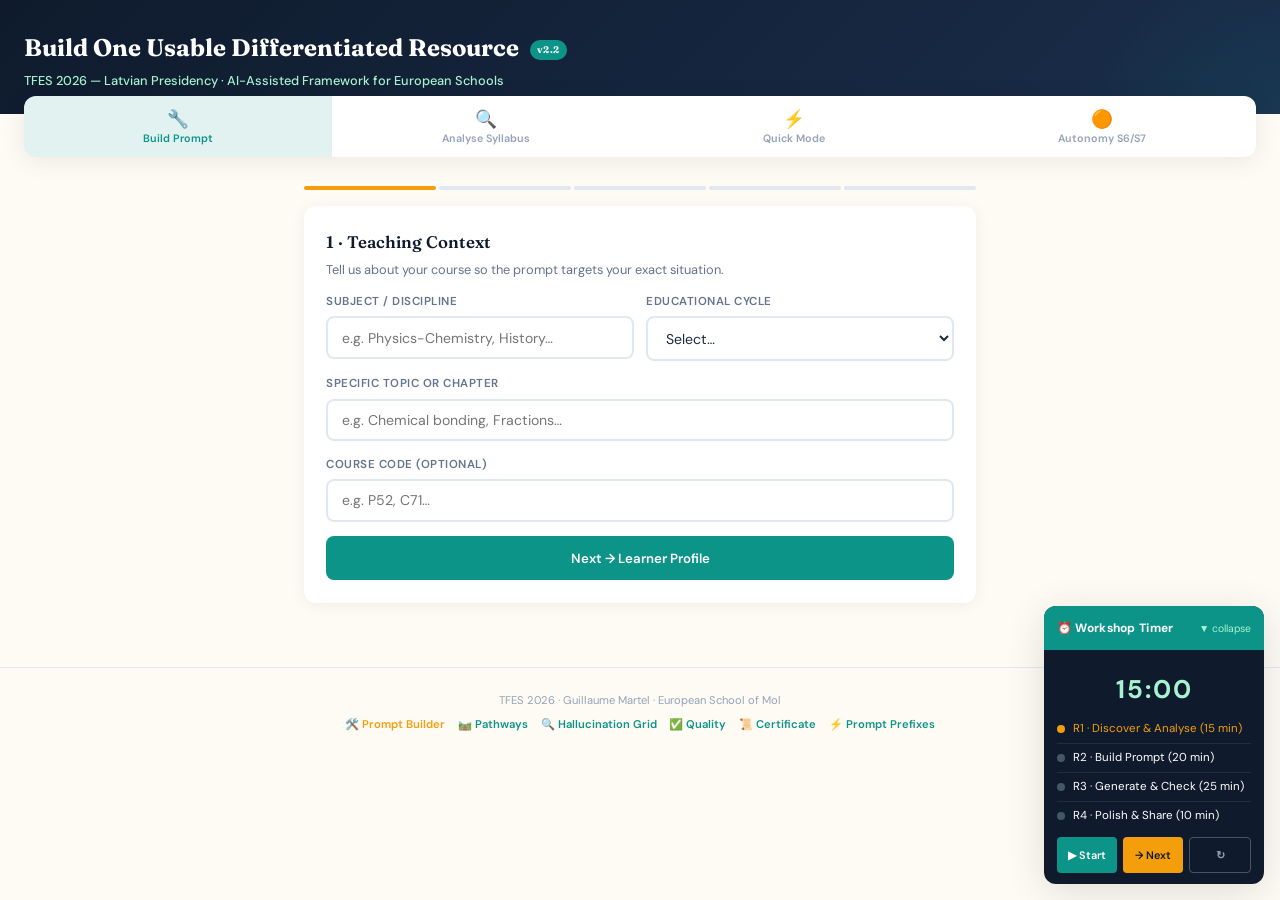
<file: index.html>
<!DOCTYPE html>
<html lang="en">
<head>
<meta charset="UTF-8">
<meta name="viewport" content="width=device-width, initial-scale=1.0">
<title>TFES 2026 — Differentiated Prompt Builder v2.2</title>
<link rel="stylesheet" href="assets/style.css">
<style>
#workshopTimer{position:fixed;bottom:1rem;right:1rem;z-index:100;background:var(--navy);color:var(--white);border-radius:var(--radius);box-shadow:var(--shadow-lg);width:220px;overflow:hidden;font-family:'DM Sans',sans-serif;}
#timerHeader{background:var(--teal);padding:0.5rem 0.8rem;display:flex;align-items:center;justify-content:space-between;cursor:pointer;min-height:44px;}
#timerHeader span{font-size:0.75rem;font-weight:700;letter-spacing:0.3px;}
#timerBody{padding:0.7rem 0.8rem;}
.timer-round{display:flex;align-items:center;gap:0.5rem;padding:0.3rem 0;border-bottom:1px solid rgba(255,255,255,0.08);font-size:0.72rem;}
.timer-round:last-child{border-bottom:none;}
.timer-round.active{color:var(--gold);}
.timer-round.done{color:var(--gray-500);text-decoration:line-through;}
.round-dot{width:8px;height:8px;border-radius:50%;flex-shrink:0;background:var(--gray-600);}
.timer-round.active .round-dot{background:var(--gold);}
#timerDisplay{text-align:center;font-size:1.6rem;font-weight:700;color:var(--mint);letter-spacing:2px;margin:0.5rem 0 0.3rem;}
.timer-btns{display:flex;gap:0.4rem;margin-top:0.4rem;}
.timer-btn{flex:1;padding:0.4rem;border:none;border-radius:var(--radius-xs);font-size:0.68rem;font-weight:600;cursor:pointer;font-family:'DM Sans',sans-serif;min-height:36px;}
.tbtn-start{background:var(--teal);color:var(--white);}
.tbtn-next{background:var(--gold);color:var(--navy);}
.tbtn-reset{background:transparent;color:var(--gray-400);border:1px solid var(--gray-600);}
#timerCollapsed{display:none;padding:0.5rem 0.8rem;font-size:0.75rem;color:var(--mint);}
@media(max-width:480px){
  #workshopTimer{left:0.5rem;right:0.5rem;width:auto;bottom:0;border-radius:var(--radius) var(--radius) 0 0;}
  .timer-round{font-size:0.67rem;}
  #timerDisplay{font-size:1.3rem;}
  /* Push nav-footer above the fixed timer so links stay tappable */
  .nav-footer{padding-bottom:56px;}
}
</style>
</head>
<body>

<div id="workshopTimer">
  <div id="timerHeader" onclick="timerToggleCollapse()">
    <span>&#9200; Workshop Timer</span>
    <button id="timerToggle" style="border:none;background:none;color:var(--mint);font-family:inherit;font-size:0.65rem;cursor:pointer;">&#9660; collapse</button>
  </div>
  <div id="timerBody">
    <div id="timerDisplay">15:00</div>
    <div id="timerRounds">
      <div class="timer-round active" id="tr0"><div class="round-dot"></div><span>R1 &middot; Discover &amp; Analyse (15 min)</span></div>
      <div class="timer-round" id="tr1"><div class="round-dot"></div><span>R2 &middot; Build Prompt (20 min)</span></div>
      <div class="timer-round" id="tr2"><div class="round-dot"></div><span>R3 &middot; Generate &amp; Check (25 min)</span></div>
      <div class="timer-round" id="tr3"><div class="round-dot"></div><span>R4 &middot; Polish &amp; Share (10 min)</span></div>
    </div>
    <div class="timer-btns">
      <button class="timer-btn tbtn-start" id="btnStartPause" onclick="timerStartPause()">&#9654; Start</button>
      <button class="timer-btn tbtn-next" onclick="timerNext()">&#8594; Next</button>
      <button class="timer-btn tbtn-reset" onclick="timerReset()">&#8635;</button>
    </div>
  </div>
  <div id="timerCollapsed">&#9200; <span id="timerMini">15:00</span> &middot; R<span id="timerRoundMini">1</span>/4</div>
</div>

<div class="header">
  <h1><span>Build One Usable Differentiated Resource</span> <span class="badge badge-teal">v2.2</span></h1>
  <div class="subtitle">TFES 2026 &mdash; Latvian Presidency &middot; AI-Assisted Framework for European Schools</div>
</div>

<div class="mode-toggle">
  <button class="mode-btn active" onclick="setMode('build')" id="mode-build">
    <span class="mode-icon">&#128295;</span><span class="mode-label">Build Prompt</span>
  </button>
  <button class="mode-btn" onclick="setMode('analyse')" id="mode-analyse">
    <span class="mode-icon">&#128269;</span><span class="mode-label">Analyse Syllabus</span>
  </button>
  <button class="mode-btn" onclick="setMode('quick')" id="mode-quick">
    <span class="mode-icon">&#9889;</span><span class="mode-label">Quick Mode</span>
  </button>
  <button class="mode-btn" onclick="setMode('autonomy')" id="mode-autonomy">
    <span class="mode-icon">&#128992;</span><span class="mode-label">Autonomy S6/S7</span>
  </button>
</div>

<div class="container">

<!-- BUILD MODE -->
<div id="panel-build">
  <div class="progress-bar" id="progress">
    <div class="progress-dot current"></div><div class="progress-dot"></div>
    <div class="progress-dot"></div><div class="progress-dot"></div><div class="progress-dot"></div>
  </div>

  <div class="step active" id="step1">
    <div class="card">
      <div class="card-title">1 &middot; Teaching Context</div>
      <div class="card-desc">Tell us about your course so the prompt targets your exact situation.</div>
      <div class="field-row">
        <div class="field-group"><label>Subject / Discipline</label><input type="text" id="subject" placeholder="e.g. Physics-Chemistry, History&hellip;"></div>
        <div class="field-group"><label>Educational Cycle</label>
          <select id="cycle">
            <option value="">Select&hellip;</option>
            <option value="Primary (P1-P5)">Primary (P1-P5)</option>
            <option value="Secondary Lower (S1-S3)">Secondary Lower (S1-S3)</option>
            <option value="Secondary Upper (S4-S5)">Secondary Upper (S4-S5)</option>
            <option value="Pre-Baccalaureate (S6-S7)">Pre-Baccalaureate (S6-S7)</option>
          </select>
        </div>
      </div>
      <div class="field-group"><label>Specific Topic or Chapter</label><input type="text" id="topic" placeholder="e.g. Chemical bonding, Fractions&hellip;"></div>
      <div class="field-group"><label>Course Code (optional)</label><input type="text" id="courseCode" placeholder="e.g. P52, C71&hellip;"></div>
      <button class="btn btn-primary" onclick="goStep(2)">Next &rarr; Learner Profile</button>
    </div>
  </div>

  <div class="step" id="step2">
    <div class="card">
      <div class="card-title">2 &middot; Learner Variability</div>
      <div class="card-desc">What learning differences should the AI account for?</div>
      <label>Key challenges in your class</label>
      <div class="chip-hint">Select all that apply</div>
      <div class="chip-group" id="challenges">
        <div class="chip" data-val="language-barriers">Language barriers</div>
        <div class="chip" data-val="reading-difficulties">Reading difficulties</div>
        <div class="chip" data-val="dyscalculia">Dyscalculia</div>
        <div class="chip" data-val="attention-focus">Attention / Focus</div>
        <div class="chip" data-val="gifted-boredom">Gifted / Boredom</div>
        <div class="chip" data-val="exam-anxiety">Exam anxiety</div>
        <div class="chip" data-val="low-prior-knowledge">Low prior knowledge</div>
        <div class="chip" data-val="multilingual-class">Multilingual class</div>
      </div>
      <div class="field-row">
        <div class="field-group"><label>Class size</label>
          <select id="classSize"><option value="">Select&hellip;</option><option value="small (15 or fewer)">Small (15 or fewer)</option><option value="medium (16-25)">Medium (16-25)</option><option value="large (26+)">Large (26+)</option></select>
        </div>
        <div class="field-group"><label>Teaching language</label>
          <select id="lang"><option value="Bulgarian">Bulgarian</option><option value="Croatian">Croatian</option><option value="Czech">Czech</option><option value="Danish">Danish</option><option value="Dutch">Dutch</option><option value="English" selected>English</option><option value="Estonian">Estonian</option><option value="Finnish">Finnish</option><option value="French">French</option><option value="German">German</option><option value="Greek">Greek</option><option value="Hungarian">Hungarian</option><option value="Irish">Irish</option><option value="Italian">Italian</option><option value="Latvian">Latvian</option><option value="Lithuanian">Lithuanian</option><option value="Maltese">Maltese</option><option value="Polish">Polish</option><option value="Portuguese">Portuguese</option><option value="Romanian">Romanian</option><option value="Slovak">Slovak</option><option value="Slovenian">Slovenian</option><option value="Spanish">Spanish</option><option value="Swedish">Swedish</option></select>
        </div>
      </div>
      <div class="btn-row">
        <button class="btn btn-ghost" onclick="goStep(1)">&larr; Back</button>
        <button class="btn btn-primary" onclick="goStep(3)">Next &rarr; Pedagogy</button>
      </div>
    </div>
  </div>

  <div class="step" id="step3">
    <div class="card">
      <div class="card-title">3 &middot; Pedagogical Preferences</div>
      <div class="card-desc">Fine-tune how the AI structures the 4 differentiated pathways.</div>
      <div class="udl-bar">
        <div class="udl-pill udl-repr">&#128218; Representation</div>
        <div class="udl-pill udl-action">&#9997;&#65039; Action &amp; Expression</div>
        <div class="udl-pill udl-engage">&#128161; Engagement</div>
      </div>
      <label>Differentiation axes</label>
      <div class="chip-hint">Select all &mdash; more = richer prompt</div>
      <div class="chip-group" id="diffAxes">
        <div class="chip selected" data-val="cognitive-demand">Cognitive demand (Bloom's)</div>
        <div class="chip selected" data-val="vocabulary">Vocabulary complexity</div>
        <div class="chip selected" data-val="scaffolding">Visual scaffolding</div>
        <div class="chip" data-val="assessment-type">Assessment type</div>
        <div class="chip" data-val="student-choice">Student choice boards</div>
        <div class="chip" data-val="metacognition">Metacognitive prompts</div>
        <div class="chip" data-val="real-world">Real-world connections</div>
        <div class="chip" data-val="collaborative">Collaborative tasks</div>
      </div>
      <div class="coll-head" onclick="toggleColl(this)">
        <label style="margin:0;cursor:pointer;">&#127919; Bloom's level targeting (optional)</label>
        <span class="arrow">&rsaquo;</span>
      </div>
      <div class="coll-body" id="bloomSection">
        <div style="display:grid;grid-template-columns:1fr 1fr;gap:0.5rem;">
          <div class="field-group"><label style="font-size:0.68rem;">&#129001; Discovery</label>
            <select id="bloomDiscovery"><option value="Remember/Understand" selected>Remember / Understand</option><option value="Apply">Apply</option></select></div>
          <div class="field-group"><label style="font-size:0.68rem;">&#128309; Standard</label>
            <select id="bloomStandard"><option value="Apply">Apply</option><option value="Apply/Analyse" selected>Apply / Analyse</option></select></div>
          <div class="field-group"><label style="font-size:0.68rem;">&#128995; Expert</label>
            <select id="bloomExpert"><option value="Analyse">Analyse</option><option value="Analyse/Evaluate" selected>Analyse / Evaluate</option><option value="Evaluate/Create">Evaluate / Create</option></select></div>
          <div class="field-group"><label style="font-size:0.68rem;">&#128992; Autonomy <span class="badge badge-gold" style="font-size:0.55rem;">S6/S7</span></label>
            <select id="bloomAutonomy"><option value="Evaluate/Create" selected>Evaluate / Create</option><option value="Create">Create</option></select></div>
        </div>
        <div class="card-desc" style="margin-top:0.4rem;">Use <strong>Autonomy</strong> for S6-S7 learners ready for self-directed Bac-level planning and reflection.</div>
      </div>
      <div class="toggle-row" style="margin-top:0.6rem;">
        <div>
          <div class="toggle-label">Include Autonomy pathway <span class="badge badge-gold" style="font-size:0.55rem;">S6/S7</span></div>
          <div class="toggle-sublabel">Add a fourth pathway for self-directed advanced learners.</div>
        </div>
        <div class="toggle-switch on" id="togAutonomy" onclick="toggleSwitch(this)"></div>
      </div>
      <div class="btn-row">
        <button class="btn btn-ghost" onclick="goStep(2)">&larr; Back</button>
        <button class="btn btn-primary" onclick="goStep(4)">Next &rarr; Options</button>
      </div>
    </div>
  </div>

  <div class="step" id="step4">
    <div class="card">
      <div class="card-title">4 &middot; Output &amp; Frugality</div>
      <div class="toggle-row"><div><div class="toggle-label">Self-assessment tools</div><div class="toggle-sublabel">"I can&hellip;" checklists per pathway</div></div><div class="toggle-switch on" id="togSelfAssess" onclick="toggleSwitch(this)"></div></div>
      <div class="toggle-row"><div><div class="toggle-label">Teacher answer key</div><div class="toggle-sublabel">Expected answers + marking guidance</div></div><div class="toggle-switch" id="togAnswerKey" onclick="toggleSwitch(this)"></div></div>
      <div class="toggle-row"><div><div class="toggle-label">Formative assessment items</div><div class="toggle-sublabel">Exit tickets, MCQ quick checks</div></div><div class="toggle-switch on" id="togFormative" onclick="toggleSwitch(this)"></div></div>
      <div class="toggle-row"><div><div class="toggle-label">GDPR compliance reminder</div><div class="toggle-sublabel">Data protection guardrails in prompt</div></div><div class="toggle-switch on" id="togGDPR" onclick="toggleSwitch(this)"></div></div>
      <div class="toggle-row"><div><div class="toggle-label">Frugal mode &#9851;&#65039;</div><div class="toggle-sublabel">Shorter prompt, lower token use, same core quality.</div></div><div class="toggle-switch" id="togFrugal" onclick="toggleSwitch(this)"></div></div>
      <div class="field-group" style="margin-top:0.8rem;"><label>AI Platform</label>
        <select id="platform"><option value="free">Free tier (ChatGPT, Copilot, Gemini&hellip;)</option><option value="pro">Pro / Plus (GPT-4o, Claude, etc.)</option></select></div>
      <div class="field-group"><label>Output format</label><select id="buildFmt"><option value="md">Markdown (.md) &mdash; universal</option><option value="docx">Word document (.docx)</option><option value="pdf">PDF-ready</option></select></div>
      <div class="btn-row">
        <button class="btn btn-ghost" onclick="goStep(3)">&larr; Back</button>
        <button class="btn btn-gold" onclick="goStep(5)">&#10024; Generate Workshop Prompt</button>
      </div>
    </div>
  </div>

  <div class="step" id="step5">
    <div class="card">
      <div class="card-title">5 &middot; Your Differentiated Prompt</div>
      <div class="card-desc">Copy this prompt into your AI tool.</div>
      <div class="tag-row" style="margin-bottom:0.7rem;">
        <span class="tag tag-bloom">Bloom's &#10003;</span>
        <span class="tag tag-udl">UDL-aligned</span>
        <span class="tag tag-new" id="tagAutonomy">4 Pathways</span>
        <span class="tag tag-frugal" id="tagFrugal" style="display:none">Frugal &#9851;&#65039;</span>
      </div>
      <div class="output-box" id="outputBox">
        <button class="copy-btn" onclick="copyText(document.getElementById('promptText').textContent, this)">&#128203; Copy</button>
        <div id="promptText"></div>
      </div>
      <div class="btn-row" style="margin-top:0.8rem;">
        <button class="btn btn-ghost" onclick="goStep(4)">&larr; Adjust</button>
        <button class="btn btn-secondary" onclick="showRefinements()" style="flex:2;">&#128260; Refinement Prompts</button>
      </div>
      <div id="refinements" style="display:none;margin-top:1rem;"></div>
    </div>
  </div>
</div>

<!-- ANALYSE MODE -->
<div id="panel-analyse" style="display:none;">
  <div class="card">
    <div class="card-title">&#128269; Syllabus / Course Analysis</div>
    <div class="card-desc">Paste a syllabus extract. The AI will first analyse it for differentiation opportunities, then you can generate tailored pathways.</div>
    <div class="field-row">
      <div class="field-group"><label>Subject &amp; cycle</label><input type="text" id="anSubject" placeholder="e.g. Chemistry S5"></div>
      <div class="field-group"><label>AI Platform</label><select id="anPlatform"><option value="free">Free tier</option><option value="pro">Pro / Plus</option></select></div>
    </div>
    <div class="field-group"><label>Paste syllabus extract / learning objectives</label><textarea id="syllabusText" rows="8" placeholder="Paste here&hellip;"></textarea></div>
    <label>Analysis goals</label>
    <div class="chip-group" id="anGoals">
      <div class="chip selected" data-val="identify-concepts">Key concepts &amp; prerequisites</div>
      <div class="chip selected" data-val="spot-diff-points">Differentiation opportunities</div>
      <div class="chip" data-val="suggest-sequence">Teaching sequence</div>
      <div class="chip" data-val="generate-pathways">Generate pathways for a topic</div>
      <div class="chip" data-val="map-bloom">Bloom's mapping</div>
      <div class="chip" data-val="flag-misconceptions">Common misconceptions</div>
    </div>
    <div class="field-group"><label>Output language</label>
      <select id="anLang"><option value="same as source">Same as source</option><option value="Bulgarian">Bulgarian</option><option value="Croatian">Croatian</option><option value="Czech">Czech</option><option value="Danish">Danish</option><option value="Dutch">Dutch</option><option value="English">English</option><option value="Estonian">Estonian</option><option value="Finnish">Finnish</option><option value="French">French</option><option value="German">German</option><option value="Greek">Greek</option><option value="Hungarian">Hungarian</option><option value="Irish">Irish</option><option value="Italian">Italian</option><option value="Latvian">Latvian</option><option value="Lithuanian">Lithuanian</option><option value="Maltese">Maltese</option><option value="Polish">Polish</option><option value="Portuguese">Portuguese</option><option value="Romanian">Romanian</option><option value="Slovak">Slovak</option><option value="Slovenian">Slovenian</option><option value="Spanish">Spanish</option><option value="Swedish">Swedish</option></select></div>
    <div class="field-group"><label>Output format</label><select id="anFmt"><option value="md">Markdown (.md) &mdash; universal</option><option value="docx">Word document (.docx)</option><option value="pdf">PDF-ready</option></select></div>
    <button class="btn btn-gold" onclick="generateAnalysis()">&#10024; Generate Analysis Prompt</button>
  </div>
  <div id="anOutput" style="display:none;margin-top:1rem;">
    <div class="card" id="anStep1Card">
      <div class="card-title" id="anOutputTitle">Prompt &mdash; Step 1: Analysis</div>
      <div class="card-desc" id="anOutputDesc"></div>
      <div class="output-box"><button class="copy-btn" onclick="copyText(document.getElementById('anPrompt1').textContent, this)">&#128203; Copy</button><div id="anPrompt1"></div></div>
    </div>
    <div class="card" id="anStep2Card" style="display:none;">
      <div class="card-title">Prompt &mdash; Step 2: Generate Pathways</div>
      <div class="card-desc">After the AI responds to Step 1, paste this follow-up.</div>
      <div class="output-box"><button class="copy-btn" onclick="copyText(document.getElementById('anPrompt2').textContent, this)">&#128203; Copy</button><div id="anPrompt2"></div></div>
    </div>
    <div class="card" style="background:var(--teal-glow);border:1px solid var(--mint);">
      <div class="card-desc" style="margin:0;">&#128161; After reading the AI's analysis, use <strong>Build Prompt</strong> mode to generate full differentiated materials.</div>
    </div>
  </div>
</div>

<!-- QUICK MODE -->
<div id="panel-quick" style="display:none;">
  <div class="card">
    <div class="card-title">&#9889; 60-Second Start</div>
    <div class="card-desc">3 fields &rarr; ready-to-use prompt with smart defaults.</div>
    <div class="field-group"><label>Subject</label><input type="text" id="qSubject" placeholder="e.g. Maths S3"></div>
    <div class="field-group"><label>Topic</label><input type="text" id="qTopic" placeholder="e.g. Pythagoras' theorem"></div>
    <div class="field-row">
      <div class="field-group"><label>Language</label><select id="qLang"><option value="Bulgarian">Bulgarian</option><option value="Croatian">Croatian</option><option value="Czech">Czech</option><option value="Danish">Danish</option><option value="Dutch">Dutch</option><option value="English" selected>English</option><option value="Estonian">Estonian</option><option value="Finnish">Finnish</option><option value="French">French</option><option value="German">German</option><option value="Greek">Greek</option><option value="Hungarian">Hungarian</option><option value="Irish">Irish</option><option value="Italian">Italian</option><option value="Latvian">Latvian</option><option value="Lithuanian">Lithuanian</option><option value="Maltese">Maltese</option><option value="Polish">Polish</option><option value="Portuguese">Portuguese</option><option value="Romanian">Romanian</option><option value="Slovak">Slovak</option><option value="Slovenian">Slovenian</option><option value="Spanish">Spanish</option><option value="Swedish">Swedish</option></select></div>
      <div class="field-group"><label>Pathways</label><select id="qPaths"><option value="3">3 (Discovery/Standard/Expert)</option><option value="4" selected>4 (+ Autonomy)</option></select></div>
    </div>
    <div class="field-group"><label>Output format</label><select id="qFmt"><option value="md">Markdown (.md) &mdash; universal</option><option value="docx">Word document (.docx)</option><option value="pdf">PDF-ready</option></select></div>
    <button class="btn btn-gold" onclick="generateQuick()">&#9889; Generate</button>
  </div>
  <div id="qOutput" style="display:none;margin-top:1rem;">
    <div class="card"><div class="output-box"><button class="copy-btn" onclick="copyText(document.getElementById('qText').textContent, this)">&#128203; Copy</button><div id="qText"></div></div></div>
  </div>
</div>

<!-- AUTONOMY S6/S7 MODE -->
<div id="panel-autonomy" style="display:none;">
  <div class="card" style="border-left:4px solid var(--gold);background:#fffbeb;">
    <div class="card-title">&#128992; Autonomy Pathway Builder <span class="badge badge-gold">S6 / S7</span></div>
    <div class="card-desc">Design a complete self-directed learning pathway for pre-Baccalaureate students. Minimises teacher instruction, maximises student agency, planning, and metacognition.</div>
  </div>
  <div class="card">
    <div class="field-row">
      <div class="field-group"><label>Subject &amp; Level</label><input type="text" id="auSubject" placeholder="e.g. Chemistry S6"></div>
      <div class="field-group"><label>Teaching Language</label><select id="auLang"><option value="Bulgarian">Bulgarian</option><option value="Croatian">Croatian</option><option value="Czech">Czech</option><option value="Danish">Danish</option><option value="Dutch">Dutch</option><option value="English" selected>English</option><option value="Estonian">Estonian</option><option value="Finnish">Finnish</option><option value="French">French</option><option value="German">German</option><option value="Greek">Greek</option><option value="Hungarian">Hungarian</option><option value="Irish">Irish</option><option value="Italian">Italian</option><option value="Latvian">Latvian</option><option value="Lithuanian">Lithuanian</option><option value="Maltese">Maltese</option><option value="Polish">Polish</option><option value="Portuguese">Portuguese</option><option value="Romanian">Romanian</option><option value="Slovak">Slovak</option><option value="Slovenian">Slovenian</option><option value="Spanish">Spanish</option><option value="Swedish">Swedish</option></select></div>
    </div>
    <div class="field-group"><label>Topic / Unit</label><input type="text" id="auTopic" placeholder="e.g. Organic chemistry: reaction mechanisms"></div>
    <div class="field-group"><label>Course Code (optional)</label><input type="text" id="auCode" placeholder="e.g. C71, P52&hellip;"></div>
    <label>Bac Skills to Target</label>
    <div class="chip-hint">Select all that apply</div>
    <div class="chip-group" id="auSkills">
      <div class="chip selected" data-val="analysis">Critical analysis</div>
      <div class="chip selected" data-val="synthesis">Synthesis &amp; argumentation</div>
      <div class="chip" data-val="research">Research methodology</div>
      <div class="chip" data-val="evaluation">Source evaluation</div>
      <div class="chip selected" data-val="planning">Independent planning</div>
      <div class="chip selected" data-val="metacognition">Metacognitive reflection</div>
      <div class="chip" data-val="peer-teaching">Peer teaching</div>
    </div>
    <div class="field-group"><label>Available time</label>
      <select id="auTime"><option value="1-2 weeks">1-2 weeks</option><option value="3-4 weeks" selected>3-4 weeks</option><option value="one term">One term</option></select></div>
    <div class="toggle-row"><div><div class="toggle-label">Include learning contract template</div><div class="toggle-sublabel">Student defines objectives, timeline, and evidence of learning</div></div><div class="toggle-switch on" id="auContract" onclick="toggleSwitch(this)"></div></div>
    <div class="toggle-row"><div><div class="toggle-label">Include Bac-style practice question</div><div class="toggle-sublabel">With mark scheme and examiner tips</div></div><div class="toggle-switch on" id="auBacQ" onclick="toggleSwitch(this)"></div></div>
    <div class="toggle-row"><div><div class="toggle-label">Include metacognitive journal prompts</div><div class="toggle-sublabel">Weekly reflection questions for student growth tracking</div></div><div class="toggle-switch" id="auJournal" onclick="toggleSwitch(this)"></div></div>
    <div class="field-group"><label>Output format</label><select id="auFmt"><option value="md">Markdown (.md) &mdash; universal</option><option value="docx">Word document (.docx)</option><option value="pdf">PDF-ready</option></select></div>
    <button class="btn btn-gold" style="margin-top:0.8rem;" onclick="generateAutonomy()">&#128992; Generate Autonomy Pathway Prompt</button>
  </div>
  <div id="auOutput" style="display:none;margin-top:1rem;">
    <div class="card">
      <div class="card-title">Your Autonomy Pathway Prompt</div>
      <div class="card-desc">Paste into Claude, GPT-4o, or another advanced model.</div>
      <div class="output-box"><button class="copy-btn" onclick="copyText(document.getElementById('auText').textContent, this)">&#128203; Copy</button><div id="auText"></div></div>
    </div>
    <div class="card" style="background:var(--teal-glow);border:1px solid var(--mint);">
      <div class="card-desc" style="margin:0;">&#128161; After generating, use the <strong>Hallucination Grid</strong> to verify AI output before sharing with students. <a href="02-hallucination.html">&#8594; Open Hallucination Grid</a></div>
    </div>
  </div>
</div>

</div><!-- /container -->
<div class="nav-footer"></div>
<script src="assets/nav.js"></script>
<script>
renderNav('index.html');
const ALL_MODES=['build','analyse','quick','autonomy'];
function setMode(m){
  document.querySelectorAll('.mode-btn').forEach(b=>b.classList.remove('active'));
  document.getElementById('mode-'+m).classList.add('active');
  ALL_MODES.forEach(p=>{document.getElementById('panel-'+p).style.display=p===m?'block':'none';});
}
let currentStep=1;
function goStep(n){
  if(n===5)generatePrompt();
  document.getElementById('step'+currentStep).classList.remove('active');
  document.getElementById('step'+n).classList.add('active');
  currentStep=n;
  document.querySelectorAll('#progress .progress-dot').forEach((d,i)=>{
    d.className='progress-dot';
    if(i+1<currentStep)d.classList.add('done');
    if(i+1===currentStep)d.classList.add('current');
  });
  window.scrollTo({top:0,behavior:'smooth'});
}
function sel(id){return[...document.querySelectorAll('#'+id+' .chip.selected')].map(c=>c.dataset.val);}
function v(id){return(document.getElementById(id)||{}).value?.trim()||'';}
function fmtInstr(id){
  const f=v(id);
  if(f==='docx')return '\n=== DOCUMENT FORMAT ===\nProduce Word-document ready output: use clear Heading 1/2/3 structure, numbered lists, tables where useful. Optimised for paste into Word or Google Docs.\n';
  if(f==='pdf')return '\n=== DOCUMENT FORMAT ===\nProduce PDF-ready output: clean titled sections, A4-optimised layout, print-friendly. Avoid complex nested tables.\n';
  return '\n=== DOCUMENT FORMAT ===\nProduce Markdown-formatted output: ## headers, **bold**, bullet lists, tables with | pipes |. Ready to save as .md file.\n';
}
function generatePrompt(){
  const subject=v('subject')||'the subject',cycle=v('cycle')||'secondary',topic=v('topic')||'the topic',code=v('courseCode');
  const challenges=sel('challenges'),classSize=v('classSize'),lang=v('lang'),axes=sel('diffAxes');
  const bD=v('bloomDiscovery'),bS=v('bloomStandard'),bE=v('bloomExpert'),bA=v('bloomAutonomy');
  const platform=v('platform'),selfAssess=isOn('togSelfAssess'),answerKey=isOn('togAnswerKey');
  const formative=isOn('togFormative'),gdpr=isOn('togGDPR'),frugal=isOn('togFrugal'),withAutonomy=isOn('togAutonomy');
  document.getElementById('tagFrugal').style.display=frugal?'inline':'none';
  document.getElementById('tagAutonomy').textContent=withAutonomy?'4 Pathways':'3 Pathways';
  let p=`You are an expert curriculum designer specialising in differentiated pedagogy for European Schools. You apply Universal Design for Learning (UDL) across three pillars (Representation, Action & Expression, Engagement) and Bloom's Revised Taxonomy.\n\n`;
  p+=`=== CONTEXT ===\nSubject: ${subject}${code?' ('+code+')':''}\nCycle: ${cycle}\nTopic: ${topic}\nClass size: ${classSize||'not specified'}\nTeaching language: ${lang}\n`;
  if(challenges.length)p+=`Key learner challenges: ${challenges.join(', ')}\n`;
  p+=`\n=== TASK ===\nCreate ${withAutonomy?'FOUR':'THREE'} differentiated learning pathways for this topic:\n\n`;
  p+=`DISCOVERY PATHWAY (adapted support)\n- Target Bloom's level: ${bD}\n- Simplified language, visual scaffolds, structured guidance, sentence starters\n`;
  if(challenges.includes('language-barriers'))p+=`- Include bilingual glossary of key terms\n`;
  if(challenges.includes('reading-difficulties'))p+=`- Minimise dense text; use diagrams, fill-in-the-blank\n`;
  if(challenges.includes('attention-focus'))p+=`- Break activities into 5-7 minute segments\n`;
  p+=`\nSTANDARD PATHWAY (curriculum-level)\n- Target Bloom's level: ${bS}\n- Meets syllabus expectations; balanced support and autonomy\n\n`;
  p+=`EXPERT PATHWAY (advanced challenge)\n- Target Bloom's level: ${bE}\n- Open-ended problems, cross-disciplinary connections, critical analysis\n`;
  if(challenges.includes('gifted-boredom'))p+=`- Extension tasks connecting to current research\n`;
  p+=`\n`;
  if(withAutonomy){
    p+=`AUTONOMY PATHWAY (self-directed / Bac preparation)\n- Target Bloom's level: ${bA}\n- For S6-S7 students capable of independent work\n- Structure: (a) self-study guide with curated resources, (b) investigation brief, (c) self-evaluation rubric\n- Include a learning contract template\n`;
    if(challenges.includes('exam-anxiety'))p+=`- Add a Bac-style practice question with mark scheme\n`;
    p+=`\n`;
  }
  const axeMap={'cognitive-demand':"Cognitive demand (Bloom's level)",'vocabulary':'Vocabulary complexity (tiered word lists)','scaffolding':'Visual scaffolding (more in Discovery, less in Expert/Autonomy)','assessment-type':'Assessment format variety (UDL: Action & Expression)','student-choice':'Student choice boards (UDL: Engagement)','metacognition':'Metacognitive prompts ("What strategy did you use?")','real-world':'Real-world connections (authentic European contexts)','collaborative':'Collaborative tasks differentiated by complexity'};
  p+=`=== DIFFERENTIATION AXES ===\nFor EACH pathway, explicitly vary:\n`;
  axes.forEach(a=>p+=`* ${axeMap[a]||a}\n`);
  p+=`\n=== OUTPUT FORMAT ===\nFor each pathway:\n1. Learning objectives (linked to Bloom's level)\n2. Lesson content / activity\n3. Exercises (minimum 3, graduated)\n`;
  if(selfAssess)p+=`4. Self-assessment checklist ("I can..." statements)\n`;
  if(formative)p+=`5. One formative check (exit ticket or 3-MCQ quiz)\n`;
  if(answerKey)p+=`6. Teacher answer key with marking guidance\n`;
  if(withAutonomy)p+=`7. Autonomy pathway: learning contract + curated resource list\n`;
  p+=`\n=== CONSTRAINTS ===\n- Align with European Schools syllabus for ${subject}${code?' ('+code+')':''}\n- Same core content across ALL pathways (differentiate HOW, not WHAT)\n- Language: ${lang}\n`;
  if(gdpr)p+=`- GDPR: no real student names or personal data in examples\n`;
  if(frugal)p+=`- FRUGALITY: concise output. I will request additions separately.\n`;
  if(platform==='free')p+=`- FREE TIER: generate Discovery and Standard first, Expert${withAutonomy?' and Autonomy':''} in a follow-up.\n`;
  p+=`\n=== QUALITY SELF-CHECK ===\nVerify:\n[ ] Each pathway classroom-ready without additional editing\n[ ] Bloom's levels correctly targeted\n[ ] No hallucinated facts, formulas, or references\n[ ] Vocabulary age-appropriate for ${cycle}\n[ ] All pathways cover identical core content\n`;
  if(withAutonomy)p+=`[ ] Autonomy pathway promotes genuine independence\n`;
  p+=fmtInstr('buildFmt');
  document.getElementById('promptText').textContent=p;
}
function showRefinements(){
  const el=document.getElementById('refinements');
  if(el.style.display==='block'){el.style.display='none';return;}
  el.style.display='block';
  const t=v('topic')||'this topic',s=v('subject')||'the subject';
  const items=[
    {icon:'🔬',label:'Deeper Discovery scaffolding',text:`For the Discovery pathway on ${t}: add a step-by-step worked example, convert exercises to fill-in-the-blank, add visual cues. Keep the same objectives.`},
    {icon:'🚀',label:'Extend Expert pathway',text:`For the Expert pathway on ${t}: add one open-ended investigation connecting to real-world research. Include a mini-rubric. Target Bloom's "Create".`},
    {icon:'🟠',label:'Strengthen Autonomy pathway',text:`For the Autonomy pathway on ${t}: design a complete 2-week self-study plan with milestones, a research question, 3 curated academic resources, and a self-evaluation rubric aligned to Bac marking criteria.`},
    {icon:'📊',label:'Cross-pathway rubric',text:`Create a single-page rubric for ${t}. 4 criteria: accuracy, reasoning, communication, autonomy. Descriptors for each pathway level. Table format.`},
    {icon:'🔄',label:'Peer validation prompt',text:`Review these ${t} materials critically: (1) factual accuracy, (2) difficulty calibration per pathway, (3) syllabus alignment for ${s}, (4) implicit bias. Flag issues with fixes.`},
    {icon:'🌍',label:'Multilingual glossary',text:`Create a key vocabulary table for ${t}: term, simple definition, translations in FR/DE/NL. Print-friendly format.`},
    {icon:'📝',label:'Analyse my worksheet',text:`I will paste an existing worksheet on ${t}. Analyse: (1) current Bloom's level, (2) which pathway it matches, (3) how to adapt for other pathways, (4) missing scaffolding or extensions.`},
    {icon:'🎯',label:'Exit tickets only',text:`Create a formative exit ticket for each pathway on ${t}. 3 questions per pathway, targeting the correct Bloom's level. Include answer key.`}
  ];
  el.innerHTML='<div class="card-title" style="font-size:0.9rem;margin-bottom:0.5rem;">Follow-up prompts</div>'+
    items.map(r=>`<div style="background:var(--gray-50);border:1px solid var(--gray-200);border-radius:var(--radius-sm);padding:0.7rem;margin-bottom:0.4rem;cursor:pointer;" onclick="copyText(this.querySelector('.rtext').textContent,this.querySelector('.rbtn'))"><div style="display:flex;justify-content:space-between;align-items:center;"><span style="font-weight:600;font-size:0.8rem;">${r.icon} ${r.label}</span><span class="rbtn" style="font-size:0.65rem;color:var(--teal);font-weight:600;">tap to copy</span></div><div class="rtext" style="font-size:0.75rem;color:var(--gray-600);margin-top:0.2rem;">${r.text}</div></div>`).join('');
}
function generateAnalysis(){
  const subject=v('anSubject')||'the subject',syllabus=v('syllabusText'),goals=sel('anGoals'),lang=v('anLang'),isPro=v('anPlatform')==='pro';
  if(!syllabus){alert('Please paste a syllabus extract.');return;}
  const goalMap={'identify-concepts':'KEY CONCEPTS & PREREQUISITES\nList core concepts. For each, identify prerequisite knowledge and flag typically difficult ones.','spot-diff-points':'DIFFERENTIATION OPPORTUNITIES\nFor each major topic: where students struggle (Discovery focus), where depth is possible (Expert/Autonomy), vocabulary load, hands-on suitability.','suggest-sequence':'TEACHING SEQUENCE\nOptimal order with rationale, prerequisite chains, suggested time per topic.','generate-pathways':'PATHWAY GENERATION\nSelect the most important topic and generate 4 pathways (Discovery, Standard, Expert, Autonomy).','map-bloom':"BLOOM'S MAPPING\nFor each learning objective: current Bloom's level, how to address at 3 levels, flag vague objectives.",'flag-misconceptions':'MISCONCEPTIONS\nFor each concept: 2-3 common misconceptions, why they form, a diagnostic question, a correction strategy.'};
  let goalBlock='';
  goals.forEach((g,i)=>{if(goalMap[g])goalBlock+=`${i+1}. ${goalMap[g]}\n\n`;});
  if(isPro){
    let p=`You are an expert curriculum analyst for European Schools. Analyse this syllabus extract for ${subject}. Respond in ${lang}.\n\n=== SYLLABUS EXTRACT ===\n${syllabus}\n\n=== PART A: ANALYSIS ===\n${goalBlock}=== PART B: NEXT STEPS ===\n- Top 3 topics most in need of differentiation (ranked)\n- For #1 topic: a ready-to-use prompt to generate 4 differentiated pathways\n- Brief differentiation profile of this syllabus\n\n=== CONSTRAINTS ===\n- Specific to THIS syllabus, cite exact topics/objectives\n- Do not hallucinate content not in the extract\n`;
    p+=fmtInstr('anFmt');
    document.getElementById('anPrompt1').textContent=p;
    document.getElementById('anOutputTitle').textContent='Complete Analysis Prompt (Pro)';
    document.getElementById('anOutputDesc').textContent='Pro models handle this in a single prompt. Copy and paste into your AI tool.';
    document.getElementById('anStep2Card').style.display='none';
  }else{
    let p1=`You are an expert curriculum analyst for European Schools. Analyse this syllabus extract for ${subject}. Respond in ${lang}.\n\n=== SYLLABUS EXTRACT ===\n${syllabus}\n\n=== ANALYSIS ===\n${goalBlock}End with: the 3 topics most in need of differentiation (ranked).\nConstraint: do not invent content not in the extract.\n`;
    let p2=`Thank you. Now, for the #1 topic you identified:\n\nGenerate 4 differentiated learning pathways:\n- DISCOVERY (Bloom's: Remember/Understand) — simplified, scaffolded\n- STANDARD (Bloom's: Apply/Analyse) — curriculum-level\n- EXPERT (Bloom's: Analyse/Evaluate) — open-ended, critical thinking\n- AUTONOMY (Bloom's: Evaluate/Create) — self-directed, Bac prep\n\nFor each: learning objectives, activities, 3 exercises, "I can..." checklist.\nSame core content. Language: ${lang}. No hallucinated facts.\n`;
    const fmtBlock=fmtInstr('anFmt');p1+=fmtBlock;p2+=fmtBlock;
    document.getElementById('anPrompt1').textContent=p1;
    document.getElementById('anPrompt2').textContent=p2;
    document.getElementById('anOutputTitle').textContent='Step 1: Analysis Prompt (Free tier)';
    document.getElementById('anOutputDesc').textContent='Send this first. Wait for AI response, then send Step 2.';
    document.getElementById('anStep2Card').style.display='block';
  }
  document.getElementById('anOutput').style.display='block';
  document.getElementById('anOutput').scrollIntoView({behavior:'smooth'});
}
function generateQuick(){
  const s=v('qSubject')||'the subject',t=v('qTopic')||'the topic',l=v('qLang'),n=v('qPaths'),auto=n==='4';
  let p=`You are an expert teacher in ${s} at a European School. Create ${n} differentiated learning pathways for "${t}" in ${l}.\n\nDISCOVERY — Bloom's: Remember/Understand. Simplified language, visual scaffolds, sentence starters, guided exercises.\nSTANDARD — Bloom's: Apply/Analyse. Curriculum-level, balanced autonomy.\nEXPERT — Bloom's: Evaluate/Create. Open-ended, real-world connections.\n`;
  if(auto)p+=`AUTONOMY — Bloom's: Create. Self-directed study guide, investigation brief, learning contract, self-evaluation rubric. Bac preparation.\n`;
  p+=`\nFor each pathway: learning objectives, key content, 3 exercises, "I can..." checklist.\nConstraints: same core content across all pathways. No hallucinated facts. GDPR-compliant. Ready for classroom use.`;
  p+=fmtInstr('qFmt');
  document.getElementById('qText').textContent=p;
  document.getElementById('qOutput').style.display='block';
  document.getElementById('qOutput').scrollIntoView({behavior:'smooth'});
}
function generateAutonomy(){
  const subject=v('auSubject')||'the subject',topic=v('auTopic')||'the topic',code=v('auCode'),lang=v('auLang'),time=v('auTime');
  const skills=sel('auSkills'),contract=isOn('auContract'),bacQ=isOn('auBacQ'),journal=isOn('auJournal');
  let p=`You are an expert curriculum designer for European Schools specialising in Baccalaureate preparation and self-directed learning. Design a complete AUTONOMY PATHWAY for S6-S7 students.\n\n`;
  p+=`=== CONTEXT ===\nSubject: ${subject}${code?' ('+code+')':''}\nTopic: ${topic}\nLanguage: ${lang}\nAvailable time: ${time}\n\n`;
  p+=`=== DESIGN PRINCIPLES ===\n- Bloom's level: Evaluate / Create\n- Minimise direct teacher instruction — maximise student agency\n- All materials must work fully independently\n- Student defines their own learning path within the topic framework\n\n`;
  p+=`=== DELIVERABLES ===\n\n1. TOPIC OVERVIEW\n   - Why this topic matters (real-world + Bac relevance)\n   - Key learning outcomes (Bloom's: Evaluate/Create)\n   - Curated resource list: 3 academic + 2 accessible sources\n\n`;
  if(contract)p+=`2. LEARNING CONTRACT TEMPLATE\n   - Student section: personal objectives (SMART), weekly milestones, chosen evidence of learning\n   - Teacher section: agreed timeline, check-in dates, success criteria\n\n`;
  p+=`3. INVESTIGATION BRIEF\n   - One open-ended research question or project on ${topic}\n   - Minimum 2 suggested methodologies\n   - Evaluation criteria aligned to Bac standards\n\n`;
  if(skills.length)p+=`4. TARGETED SKILL-BUILDERS\n   Focus: ${skills.join(', ')}\n   - One focused practice task per selected skill\n   - Self-assessment rubric for each task\n\n`;
  if(bacQ)p+=`5. BAC-STYLE PRACTICE QUESTION\n   - Authentic exam-style question on ${topic}\n   - Full mark scheme with examiner tips\n   - Common mistake warnings\n\n`;
  p+=`6. SELF-EVALUATION RUBRIC\n   - 4 criteria: Content knowledge, Critical thinking, Communication, Independence\n   - 4-level descriptors (Beginning / Developing / Proficient / Exemplary)\n   - Aligned to Bac marking philosophy\n\n`;
  if(journal)p+=`7. METACOGNITIVE JOURNAL PROMPTS (weekly)\n   - What did I learn? What strategy worked?\n   - What am I still unsure about? How will I address it?\n   - How does this connect to other topics or real life?\n\n`;
  p+=`=== CONSTRAINTS ===\n- Language: ${lang}\n- Align with European Schools syllabus for ${subject}${code?' ('+code+')':''}\n- GDPR: no real personal data in examples\n- No hallucinated references or statistics — flag uncertainty with [TO VERIFY]\n\n`;
  p+=`=== QUALITY CHECK ===\n[ ] Student can complete this with minimal teacher support\n[ ] Outcomes genuinely target Evaluate/Create (not just harder recall)\n[ ] Resources appropriate for S6-S7 independent study\n[ ] Self-evaluation rubric honest enough to detect poor work\n`;
  p+=fmtInstr('auFmt');
  document.getElementById('auText').textContent=p;
  document.getElementById('auOutput').style.display='block';
  document.getElementById('auOutput').scrollIntoView({behavior:'smooth'});
}
// TIMER
const ROUNDS=[{label:'R1',minutes:15},{label:'R2',minutes:20},{label:'R3',minutes:25},{label:'R4',minutes:10}];
let tRound=0,tSecs=ROUNDS[0].minutes*60,tRunning=false,tInterval=null,tCollapsed=false;
function tFmt(s){const m=Math.floor(s/60),sc=s%60;return String(m).padStart(2,'0')+':'+String(sc).padStart(2,'0');}
function tRender(){
  const d=tFmt(tSecs);
  document.getElementById('timerDisplay').textContent=d;
  document.getElementById('timerMini').textContent=d;
  document.getElementById('timerRoundMini').textContent=tRound+1;
  ROUNDS.forEach((_,i)=>{
    const el=document.getElementById('tr'+i);
    el.className='timer-round'+(i<tRound?' done':i===tRound?' active':'');
  });
  document.getElementById('btnStartPause').textContent=tRunning?'⏸ Pause':'▶ Start';
}
function timerStartPause(){
  if(tRunning){clearInterval(tInterval);tRunning=false;}
  else{tRunning=true;tInterval=setInterval(()=>{if(tSecs>0){tSecs--;tRender();}else{clearInterval(tInterval);tRunning=false;tRender();alert('Round '+(tRound+1)+' done! Click Next to continue.');}},1000);}
  tRender();
}
function timerNext(){clearInterval(tInterval);tRunning=false;if(tRound<ROUNDS.length-1){tRound++;tSecs=ROUNDS[tRound].minutes*60;}tRender();}
function timerReset(){clearInterval(tInterval);tRunning=false;tRound=0;tSecs=ROUNDS[0].minutes*60;tRender();}
function timerToggleCollapse(){
  tCollapsed=!tCollapsed;
  document.getElementById('timerBody').style.display=tCollapsed?'none':'block';
  document.getElementById('timerCollapsed').style.display=tCollapsed?'block':'none';
  document.getElementById('timerToggle').textContent=tCollapsed?'▲ expand':'▼ collapse';
}
tRender();
</script>
</body>
</html>
</file>
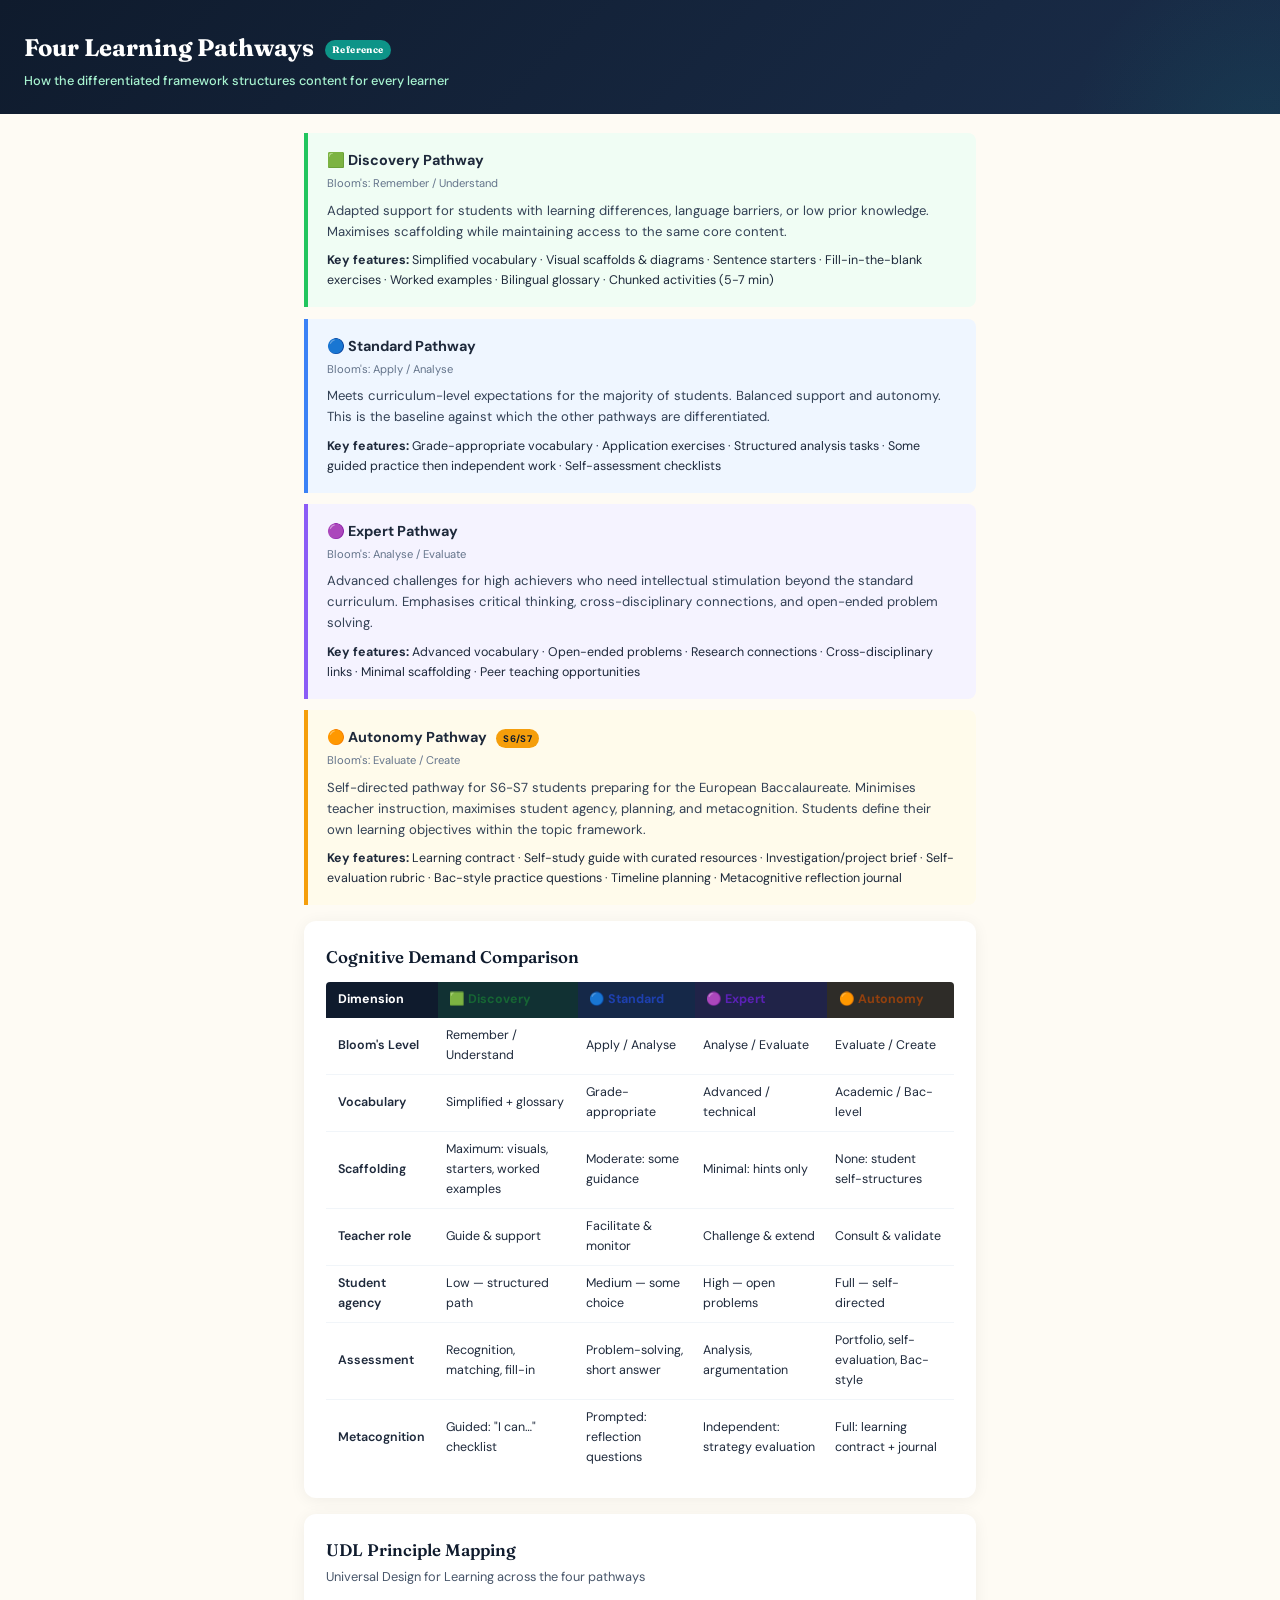
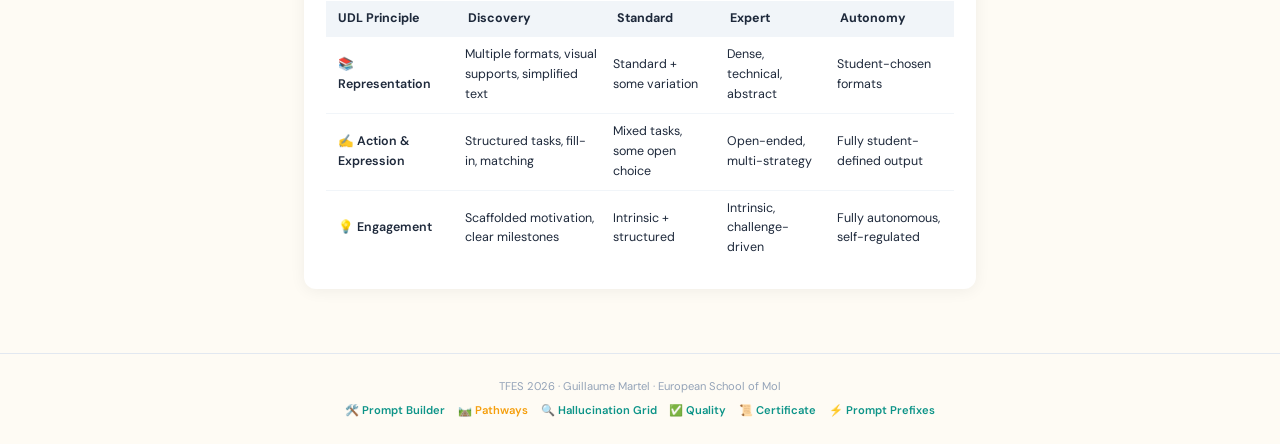
<file: 01-pathways.html>
<!DOCTYPE html>
<html lang="en">
<head>
<meta charset="UTF-8">
<meta name="viewport" content="width=device-width, initial-scale=1.0">
<title>TFES 2026 &mdash; Four Pathways Reference</title>
<link rel="stylesheet" href="assets/style.css">
</head>
<body>
<div class="header">
  <h1>Four Learning Pathways <span class="badge badge-teal">Reference</span></h1>
  <div class="subtitle">How the differentiated framework structures content for every learner</div>
</div>
<div class="container" style="padding-top:1.2rem;">

  <div class="pathway-card pw-discovery">
    <div class="pw-title">&#129001; Discovery Pathway</div>
    <div class="pw-bloom">Bloom's: Remember / Understand</div>
    <div style="font-size:0.82rem;color:var(--gray-700);">
      <p>Adapted support for students with learning differences, language barriers, or low prior knowledge. Maximises scaffolding while maintaining access to the same core content.</p>
    </div>
    <div style="margin-top:0.6rem;font-size:0.78rem;">
      <strong>Key features:</strong>
      Simplified vocabulary &middot; Visual scaffolds &amp; diagrams &middot; Sentence starters &middot; Fill-in-the-blank exercises &middot; Worked examples &middot; Bilingual glossary &middot; Chunked activities (5-7 min)
    </div>
  </div>

  <div class="pathway-card pw-standard">
    <div class="pw-title">&#128309; Standard Pathway</div>
    <div class="pw-bloom">Bloom's: Apply / Analyse</div>
    <div style="font-size:0.82rem;color:var(--gray-700);">
      <p>Meets curriculum-level expectations for the majority of students. Balanced support and autonomy. This is the baseline against which the other pathways are differentiated.</p>
    </div>
    <div style="margin-top:0.6rem;font-size:0.78rem;">
      <strong>Key features:</strong>
      Grade-appropriate vocabulary &middot; Application exercises &middot; Structured analysis tasks &middot; Some guided practice then independent work &middot; Self-assessment checklists
    </div>
  </div>

  <div class="pathway-card pw-expert">
    <div class="pw-title">&#128995; Expert Pathway</div>
    <div class="pw-bloom">Bloom's: Analyse / Evaluate</div>
    <div style="font-size:0.82rem;color:var(--gray-700);">
      <p>Advanced challenges for high achievers who need intellectual stimulation beyond the standard curriculum. Emphasises critical thinking, cross-disciplinary connections, and open-ended problem solving.</p>
    </div>
    <div style="margin-top:0.6rem;font-size:0.78rem;">
      <strong>Key features:</strong>
      Advanced vocabulary &middot; Open-ended problems &middot; Research connections &middot; Cross-disciplinary links &middot; Minimal scaffolding &middot; Peer teaching opportunities
    </div>
  </div>

  <div class="pathway-card pw-autonomy">
    <div class="pw-title">&#128992; Autonomy Pathway <span class="badge badge-gold" style="font-size:0.6rem;">S6/S7</span></div>
    <div class="pw-bloom">Bloom's: Evaluate / Create</div>
    <div style="font-size:0.82rem;color:var(--gray-700);">
      <p>Self-directed pathway for S6-S7 students preparing for the European Baccalaureate. Minimises teacher instruction, maximises student agency, planning, and metacognition. Students define their own learning objectives within the topic framework.</p>
    </div>
    <div style="margin-top:0.6rem;font-size:0.78rem;">
      <strong>Key features:</strong>
      Learning contract &middot; Self-study guide with curated resources &middot; Investigation/project brief &middot; Self-evaluation rubric &middot; Bac-style practice questions &middot; Timeline planning &middot; Metacognitive reflection journal
    </div>
  </div>

  <div class="card" style="margin-top:1rem;">
    <div class="card-title">Cognitive Demand Comparison</div>
    <div style="overflow-x:auto;">
      <table style="width:100%;border-collapse:collapse;font-size:0.78rem;margin-top:0.5rem;">
        <thead>
          <tr style="background:var(--navy);color:var(--white);text-align:left;">
            <th style="padding:0.5rem 0.7rem;border-radius:var(--radius-xs) 0 0 0;">Dimension</th>
            <th style="padding:0.5rem 0.7rem;background:#22c55e22;color:#166534;">&#129001; Discovery</th>
            <th style="padding:0.5rem 0.7rem;background:#3b82f622;color:#1e40af;">&#128309; Standard</th>
            <th style="padding:0.5rem 0.7rem;background:#8b5cf622;color:#5b21b6;">&#128995; Expert</th>
            <th style="padding:0.5rem 0.7rem;background:#f59e0b22;color:#92400e;border-radius:0 var(--radius-xs) 0 0;">&#128992; Autonomy</th>
          </tr>
        </thead>
        <tbody>
          <tr><td style="padding:0.5rem 0.7rem;font-weight:600;border-bottom:1px solid var(--gray-100);">Bloom's Level</td><td style="padding:0.5rem;border-bottom:1px solid var(--gray-100);">Remember / Understand</td><td style="padding:0.5rem;border-bottom:1px solid var(--gray-100);">Apply / Analyse</td><td style="padding:0.5rem;border-bottom:1px solid var(--gray-100);">Analyse / Evaluate</td><td style="padding:0.5rem;border-bottom:1px solid var(--gray-100);">Evaluate / Create</td></tr>
          <tr><td style="padding:0.5rem 0.7rem;font-weight:600;border-bottom:1px solid var(--gray-100);">Vocabulary</td><td style="padding:0.5rem;border-bottom:1px solid var(--gray-100);">Simplified + glossary</td><td style="padding:0.5rem;border-bottom:1px solid var(--gray-100);">Grade-appropriate</td><td style="padding:0.5rem;border-bottom:1px solid var(--gray-100);">Advanced / technical</td><td style="padding:0.5rem;border-bottom:1px solid var(--gray-100);">Academic / Bac-level</td></tr>
          <tr><td style="padding:0.5rem 0.7rem;font-weight:600;border-bottom:1px solid var(--gray-100);">Scaffolding</td><td style="padding:0.5rem;border-bottom:1px solid var(--gray-100);">Maximum: visuals, starters, worked examples</td><td style="padding:0.5rem;border-bottom:1px solid var(--gray-100);">Moderate: some guidance</td><td style="padding:0.5rem;border-bottom:1px solid var(--gray-100);">Minimal: hints only</td><td style="padding:0.5rem;border-bottom:1px solid var(--gray-100);">None: student self-structures</td></tr>
          <tr><td style="padding:0.5rem 0.7rem;font-weight:600;border-bottom:1px solid var(--gray-100);">Teacher role</td><td style="padding:0.5rem;border-bottom:1px solid var(--gray-100);">Guide &amp; support</td><td style="padding:0.5rem;border-bottom:1px solid var(--gray-100);">Facilitate &amp; monitor</td><td style="padding:0.5rem;border-bottom:1px solid var(--gray-100);">Challenge &amp; extend</td><td style="padding:0.5rem;border-bottom:1px solid var(--gray-100);">Consult &amp; validate</td></tr>
          <tr><td style="padding:0.5rem 0.7rem;font-weight:600;border-bottom:1px solid var(--gray-100);">Student agency</td><td style="padding:0.5rem;border-bottom:1px solid var(--gray-100);">Low &mdash; structured path</td><td style="padding:0.5rem;border-bottom:1px solid var(--gray-100);">Medium &mdash; some choice</td><td style="padding:0.5rem;border-bottom:1px solid var(--gray-100);">High &mdash; open problems</td><td style="padding:0.5rem;border-bottom:1px solid var(--gray-100);">Full &mdash; self-directed</td></tr>
          <tr><td style="padding:0.5rem 0.7rem;font-weight:600;border-bottom:1px solid var(--gray-100);">Assessment</td><td style="padding:0.5rem;border-bottom:1px solid var(--gray-100);">Recognition, matching, fill-in</td><td style="padding:0.5rem;border-bottom:1px solid var(--gray-100);">Problem-solving, short answer</td><td style="padding:0.5rem;border-bottom:1px solid var(--gray-100);">Analysis, argumentation</td><td style="padding:0.5rem;border-bottom:1px solid var(--gray-100);">Portfolio, self-evaluation, Bac-style</td></tr>
          <tr><td style="padding:0.5rem 0.7rem;font-weight:600;">Metacognition</td><td style="padding:0.5rem;">Guided: "I can&hellip;" checklist</td><td style="padding:0.5rem;">Prompted: reflection questions</td><td style="padding:0.5rem;">Independent: strategy evaluation</td><td style="padding:0.5rem;">Full: learning contract + journal</td></tr>
        </tbody>
      </table>
    </div>
  </div>

  <div class="card">
    <div class="card-title">UDL Principle Mapping</div>
    <div style="font-size:0.8rem;color:var(--gray-600);margin-bottom:0.8rem;">Universal Design for Learning across the four pathways</div>
    <div style="overflow-x:auto;">
      <table style="width:100%;border-collapse:collapse;font-size:0.78rem;">
        <thead>
          <tr style="background:var(--gray-100);text-align:left;">
            <th style="padding:0.5rem 0.7rem;">UDL Principle</th>
            <th style="padding:0.5rem 0.7rem;">Discovery</th>
            <th style="padding:0.5rem 0.7rem;">Standard</th>
            <th style="padding:0.5rem 0.7rem;">Expert</th>
            <th style="padding:0.5rem 0.7rem;">Autonomy</th>
          </tr>
        </thead>
        <tbody>
          <tr style="border-bottom:1px solid var(--gray-100);"><td style="padding:0.5rem 0.7rem;font-weight:600;">&#128218; Representation</td><td style="padding:0.5rem;">Multiple formats, visual supports, simplified text</td><td style="padding:0.5rem;">Standard + some variation</td><td style="padding:0.5rem;">Dense, technical, abstract</td><td style="padding:0.5rem;">Student-chosen formats</td></tr>
          <tr style="border-bottom:1px solid var(--gray-100);"><td style="padding:0.5rem 0.7rem;font-weight:600;">&#9997;&#65039; Action &amp; Expression</td><td style="padding:0.5rem;">Structured tasks, fill-in, matching</td><td style="padding:0.5rem;">Mixed tasks, some open choice</td><td style="padding:0.5rem;">Open-ended, multi-strategy</td><td style="padding:0.5rem;">Fully student-defined output</td></tr>
          <tr><td style="padding:0.5rem 0.7rem;font-weight:600;">&#128161; Engagement</td><td style="padding:0.5rem;">Scaffolded motivation, clear milestones</td><td style="padding:0.5rem;">Intrinsic + structured</td><td style="padding:0.5rem;">Intrinsic, challenge-driven</td><td style="padding:0.5rem;">Fully autonomous, self-regulated</td></tr>
        </tbody>
      </table>
    </div>
  </div>

</div>
<div class="nav-footer"></div>
<script src="assets/nav.js"></script>
<script>renderNav('01-pathways.html');</script>
</body>
</html>
</file>
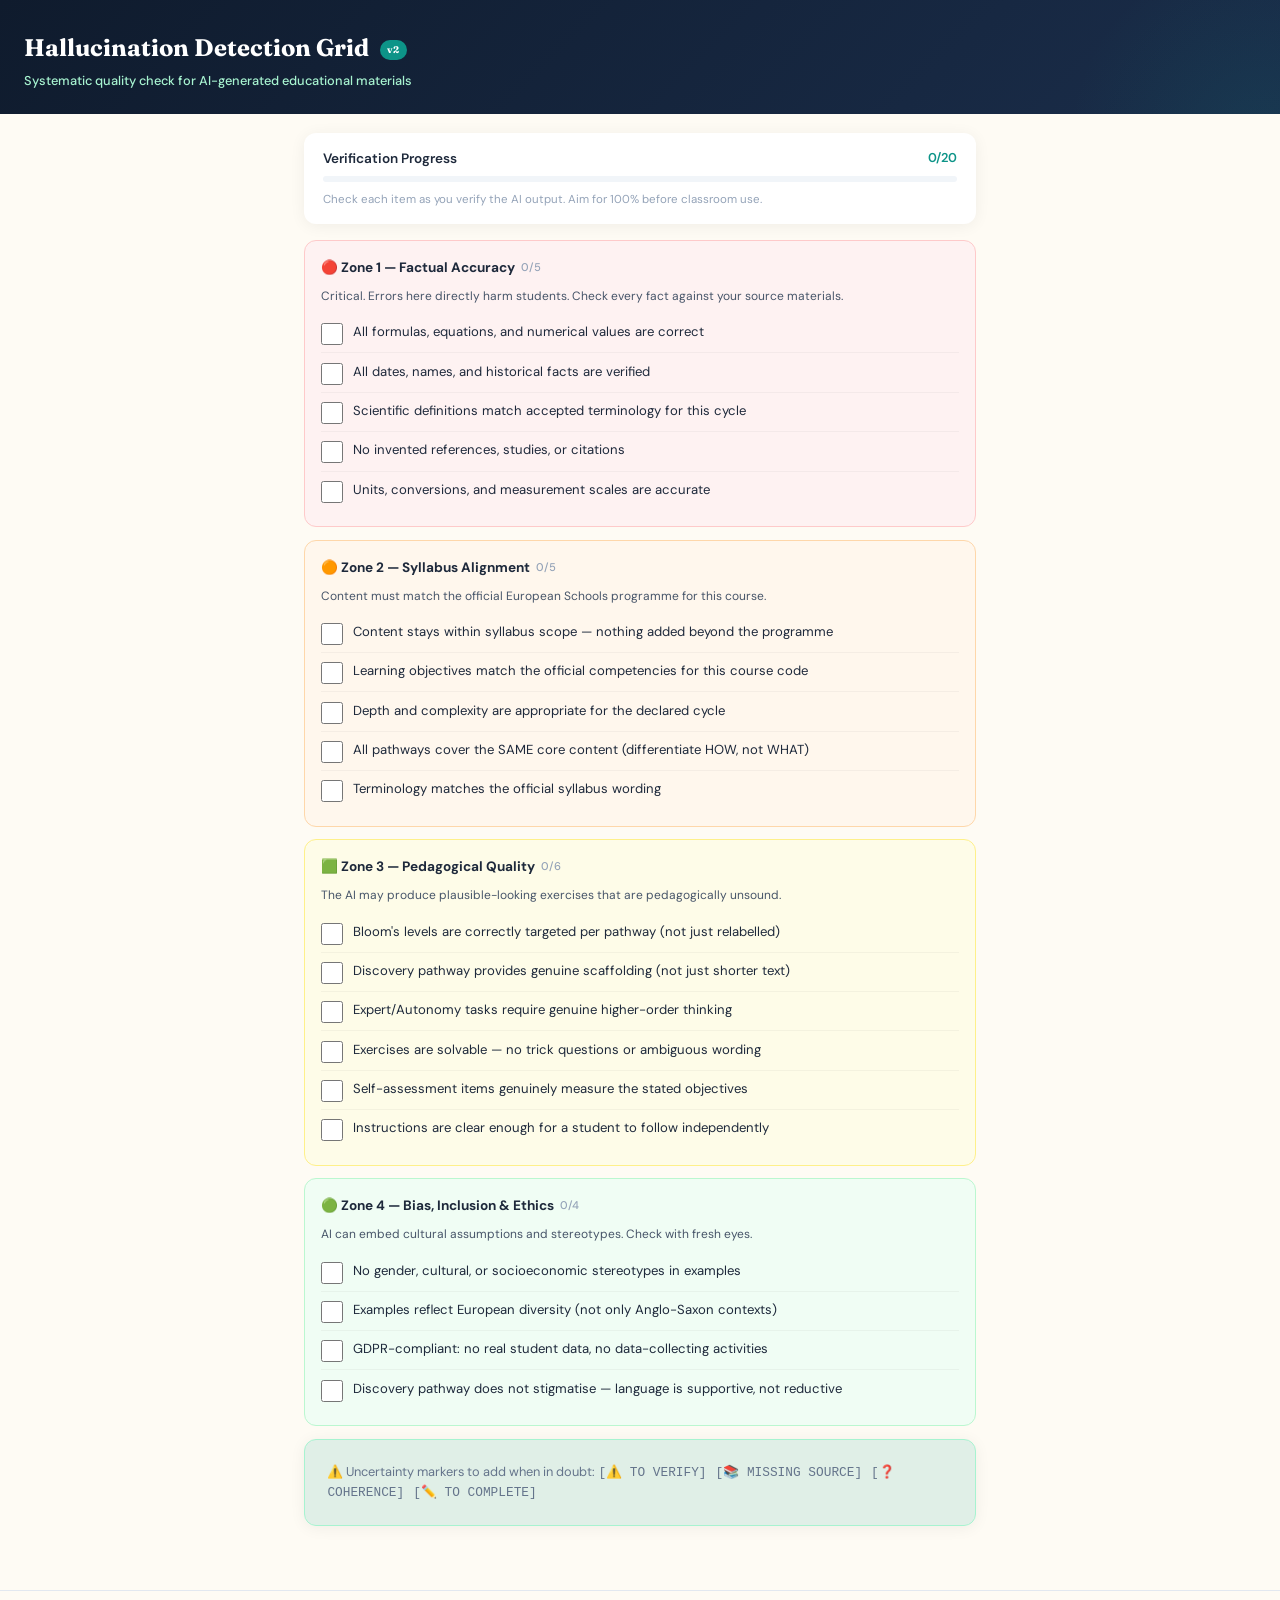
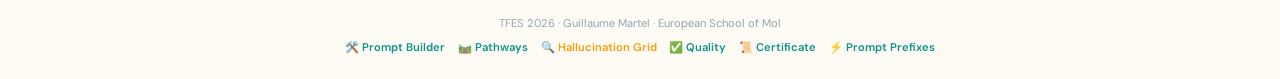
<file: 02-hallucination.html>
<!DOCTYPE html>
<html lang="en">
<head>
<meta charset="UTF-8">
<meta name="viewport" content="width=device-width, initial-scale=1.0">
<title>TFES 2026 &mdash; Hallucination Detection Grid</title>
<link rel="stylesheet" href="assets/style.css">
</head>
<body>
<div class="header">
  <h1>Hallucination Detection Grid <span class="badge badge-teal">v2</span></h1>
  <div class="subtitle">Systematic quality check for AI-generated educational materials</div>
</div>
<div class="container" style="padding-top:1.2rem;">

  <div class="card" style="padding:0.9rem 1.2rem;">
    <div style="display:flex;justify-content:space-between;align-items:center;margin-bottom:0.4rem;">
      <span style="font-weight:600;font-size:0.85rem;">Verification Progress</span>
      <span id="globalCounter" style="font-size:0.8rem;color:var(--teal);font-weight:600;">0/20</span>
    </div>
    <div class="progress-track"><div class="progress-fill" style="width:0%"></div></div>
    <div style="font-size:0.72rem;color:var(--gray-400);">Check each item as you verify the AI output. Aim for 100% before classroom use.</div>
  </div>

  <div class="check-zone zone-red" id="zone1">
    <div class="zone-title">&#128308; Zone 1 &mdash; Factual Accuracy <span class="zone-counter">0/5</span></div>
    <div style="font-size:0.75rem;color:var(--gray-600);margin-bottom:0.5rem;">Critical. Errors here directly harm students. Check every fact against your source materials.</div>
    <div class="check-item"><input type="checkbox" onchange="updateProgress('zone1')"><span>All formulas, equations, and numerical values are correct</span></div>
    <div class="check-item"><input type="checkbox" onchange="updateProgress('zone1')"><span>All dates, names, and historical facts are verified</span></div>
    <div class="check-item"><input type="checkbox" onchange="updateProgress('zone1')"><span>Scientific definitions match accepted terminology for this cycle</span></div>
    <div class="check-item"><input type="checkbox" onchange="updateProgress('zone1')"><span>No invented references, studies, or citations</span></div>
    <div class="check-item"><input type="checkbox" onchange="updateProgress('zone1')"><span>Units, conversions, and measurement scales are accurate</span></div>
  </div>

  <div class="check-zone zone-orange" id="zone2">
    <div class="zone-title">&#128992; Zone 2 &mdash; Syllabus Alignment <span class="zone-counter">0/5</span></div>
    <div style="font-size:0.75rem;color:var(--gray-600);margin-bottom:0.5rem;">Content must match the official European Schools programme for this course.</div>
    <div class="check-item"><input type="checkbox" onchange="updateProgress('zone2')"><span>Content stays within syllabus scope &mdash; nothing added beyond the programme</span></div>
    <div class="check-item"><input type="checkbox" onchange="updateProgress('zone2')"><span>Learning objectives match the official competencies for this course code</span></div>
    <div class="check-item"><input type="checkbox" onchange="updateProgress('zone2')"><span>Depth and complexity are appropriate for the declared cycle</span></div>
    <div class="check-item"><input type="checkbox" onchange="updateProgress('zone2')"><span>All pathways cover the SAME core content (differentiate HOW, not WHAT)</span></div>
    <div class="check-item"><input type="checkbox" onchange="updateProgress('zone2')"><span>Terminology matches the official syllabus wording</span></div>
  </div>

  <div class="check-zone zone-yellow" id="zone3">
    <div class="zone-title">&#129001; Zone 3 &mdash; Pedagogical Quality <span class="zone-counter">0/6</span></div>
    <div style="font-size:0.75rem;color:var(--gray-600);margin-bottom:0.5rem;">The AI may produce plausible-looking exercises that are pedagogically unsound.</div>
    <div class="check-item"><input type="checkbox" onchange="updateProgress('zone3')"><span>Bloom's levels are correctly targeted per pathway (not just relabelled)</span></div>
    <div class="check-item"><input type="checkbox" onchange="updateProgress('zone3')"><span>Discovery pathway provides genuine scaffolding (not just shorter text)</span></div>
    <div class="check-item"><input type="checkbox" onchange="updateProgress('zone3')"><span>Expert/Autonomy tasks require genuine higher-order thinking</span></div>
    <div class="check-item"><input type="checkbox" onchange="updateProgress('zone3')"><span>Exercises are solvable &mdash; no trick questions or ambiguous wording</span></div>
    <div class="check-item"><input type="checkbox" onchange="updateProgress('zone3')"><span>Self-assessment items genuinely measure the stated objectives</span></div>
    <div class="check-item"><input type="checkbox" onchange="updateProgress('zone3')"><span>Instructions are clear enough for a student to follow independently</span></div>
  </div>

  <div class="check-zone zone-green" id="zone4">
    <div class="zone-title">&#128994; Zone 4 &mdash; Bias, Inclusion &amp; Ethics <span class="zone-counter">0/4</span></div>
    <div style="font-size:0.75rem;color:var(--gray-600);margin-bottom:0.5rem;">AI can embed cultural assumptions and stereotypes. Check with fresh eyes.</div>
    <div class="check-item"><input type="checkbox" onchange="updateProgress('zone4')"><span>No gender, cultural, or socioeconomic stereotypes in examples</span></div>
    <div class="check-item"><input type="checkbox" onchange="updateProgress('zone4')"><span>Examples reflect European diversity (not only Anglo-Saxon contexts)</span></div>
    <div class="check-item"><input type="checkbox" onchange="updateProgress('zone4')"><span>GDPR-compliant: no real student data, no data-collecting activities</span></div>
    <div class="check-item"><input type="checkbox" onchange="updateProgress('zone4')"><span>Discovery pathway does not stigmatise &mdash; language is supportive, not reductive</span></div>
  </div>

  <div class="card" style="background:var(--teal-glow);border:1px solid var(--mint);margin-top:0.5rem;">
    <div class="card-desc" style="margin:0;">&#9888;&#65039; Uncertainty markers to add when in doubt: <code>[&#9888;&#65039; TO VERIFY]</code> &nbsp; <code>[&#128218; MISSING SOURCE]</code> &nbsp; <code>[&#10067; COHERENCE]</code> &nbsp; <code>[&#9999;&#65039; TO COMPLETE]</code></div>
  </div>

</div>
<div class="nav-footer"></div>
<script src="assets/nav.js"></script>
<script>renderNav('02-hallucination.html');</script>
</body>
</html>
</file>
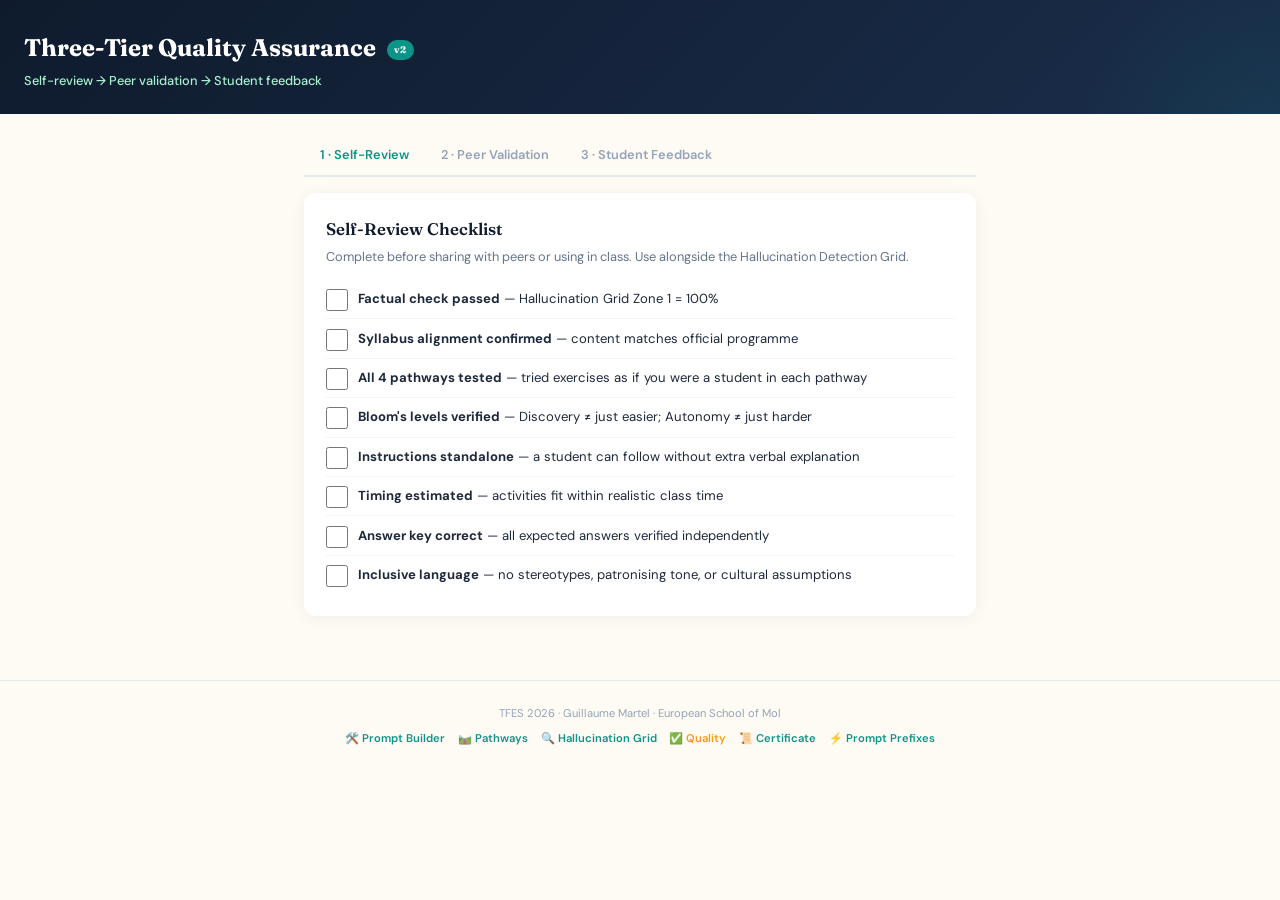
<file: 03-quality.html>
<!DOCTYPE html>
<html lang="en">
<head>
<meta charset="UTF-8">
<meta name="viewport" content="width=device-width, initial-scale=1.0">
<title>TFES 2026 &mdash; Quality Assurance</title>
<link rel="stylesheet" href="assets/style.css">
</head>
<body>
<div class="header">
  <h1>Three-Tier Quality Assurance <span class="badge badge-teal">v2</span></h1>
  <div class="subtitle">Self-review &#8594; Peer validation &#8594; Student feedback</div>
</div>
<div class="container" style="padding-top:1.2rem;">

  <div id="qaTabs">
    <div class="tabs">
      <button class="tab active" data-panel="panelSelf">1 &middot; Self-Review</button>
      <button class="tab" data-panel="panelPeer">2 &middot; Peer Validation</button>
      <button class="tab" data-panel="panelStudent">3 &middot; Student Feedback</button>
    </div>

    <div class="tab-panel active" id="panelSelf">
      <div class="card">
        <div class="card-title">Self-Review Checklist</div>
        <div class="card-desc">Complete before sharing with peers or using in class. Use alongside the Hallucination Detection Grid.</div>
        <div style="font-size:0.82rem;line-height:1.8;">
          <div class="check-item"><input type="checkbox"><span><strong>Factual check passed</strong> &mdash; Hallucination Grid Zone 1 = 100%</span></div>
          <div class="check-item"><input type="checkbox"><span><strong>Syllabus alignment confirmed</strong> &mdash; content matches official programme</span></div>
          <div class="check-item"><input type="checkbox"><span><strong>All 4 pathways tested</strong> &mdash; tried exercises as if you were a student in each pathway</span></div>
          <div class="check-item"><input type="checkbox"><span><strong>Bloom's levels verified</strong> &mdash; Discovery &ne; just easier; Autonomy &ne; just harder</span></div>
          <div class="check-item"><input type="checkbox"><span><strong>Instructions standalone</strong> &mdash; a student can follow without extra verbal explanation</span></div>
          <div class="check-item"><input type="checkbox"><span><strong>Timing estimated</strong> &mdash; activities fit within realistic class time</span></div>
          <div class="check-item"><input type="checkbox"><span><strong>Answer key correct</strong> &mdash; all expected answers verified independently</span></div>
          <div class="check-item"><input type="checkbox"><span><strong>Inclusive language</strong> &mdash; no stereotypes, patronising tone, or cultural assumptions</span></div>
        </div>
      </div>
    </div>

    <div class="tab-panel" id="panelPeer">
      <div class="card">
        <div class="card-title">Peer Validation Protocol</div>
        <div class="card-desc">Ask a colleague (ideally from the same or adjacent discipline) to review using this framework.</div>
        <div style="font-size:0.82rem;line-height:1.8;">
          <p style="font-weight:600;color:var(--teal);margin-bottom:0.4rem;">Ask your peer reviewer:</p>
          <div class="check-item"><input type="checkbox"><span><strong>Content accuracy</strong> &mdash; "Do you spot any factual errors I might have missed?"</span></div>
          <div class="check-item"><input type="checkbox"><span><strong>Difficulty calibration</strong> &mdash; "Does each pathway feel right for its target group?"</span></div>
          <div class="check-item"><input type="checkbox"><span><strong>Clarity</strong> &mdash; "Can you follow the Discovery instructions without asking me questions?"</span></div>
          <div class="check-item"><input type="checkbox"><span><strong>Autonomy pathway</strong> &mdash; "Does the S6-S7 pathway genuinely promote independence?"</span></div>
          <div class="check-item"><input type="checkbox"><span><strong>Bias check</strong> &mdash; "Do any examples feel culturally or socially exclusive?"</span></div>
          <div class="check-item"><input type="checkbox"><span><strong>Overall verdict</strong> &mdash; "Would you use this with your students as-is, or what would you change?"</span></div>
        </div>
      </div>
      <div class="card" style="background:var(--gold-glow);border:1px solid #fde68a;">
        <div class="card-title" style="font-size:0.85rem;">&#127919; Structured Peer Prompt</div>
        <div class="card-desc">You can also ask an AI to act as a peer reviewer:</div>
        <div class="output-box" style="font-size:0.73rem;">
          <button class="copy-btn" onclick="copyText(this.nextElementSibling.textContent, this)">&#128203; Copy</button>
          <div>Act as a critical colleague reviewing my AI-generated classroom materials. Check: (1) factual accuracy for the subject and cycle, (2) difficulty calibration per pathway, (3) syllabus alignment, (4) any implicit bias or cultural exclusion. For each issue found: quote the problem, explain why it is a problem, and suggest a fix. End with an overall recommendation: ready to use / minor edits needed / major revision required.</div>
        </div>
      </div>
    </div>

    <div class="tab-panel" id="panelStudent">
      <div class="card">
        <div class="card-title">Student Feedback Protocol</div>
        <div class="card-desc">Collect structured feedback after the first classroom use to improve your materials iteratively.</div>
        <div style="font-size:0.82rem;line-height:1.9;">
          <p style="font-weight:600;color:var(--teal);margin-bottom:0.4rem;">Quick 3-question exit survey (2 min):</p>
          <div class="check-item"><input type="checkbox"><span><strong>Q1 (Clarity):</strong> "The instructions were clear enough for me to work independently." (1-5 scale)</span></div>
          <div class="check-item"><input type="checkbox"><span><strong>Q2 (Fit):</strong> "The difficulty level felt right for me." (Too easy / Just right / Too hard)</span></div>
          <div class="check-item"><input type="checkbox"><span><strong>Q3 (Open):</strong> "One thing I would change about this activity is&hellip;" (free text)</span></div>
        </div>
      </div>
      <div class="card">
        <div class="card-title">Iteration Checklist</div>
        <div class="card-desc">After collecting student feedback, use this checklist before the next use.</div>
        <div style="font-size:0.82rem;line-height:1.8;">
          <div class="check-item"><input type="checkbox"><span>Discovery pathway: were students able to work independently? If not, add more scaffolding.</span></div>
          <div class="check-item"><input type="checkbox"><span>Standard pathway: did it cover the syllabus without being too easy or too hard?</span></div>
          <div class="check-item"><input type="checkbox"><span>Expert pathway: did it genuinely challenge advanced students or did they finish too quickly?</span></div>
          <div class="check-item"><input type="checkbox"><span>Autonomy pathway: did S6-S7 students use the learning contract actively?</span></div>
          <div class="check-item"><input type="checkbox"><span>Timing: did activities fit the session? Adjust estimates for next time.</span></div>
          <div class="check-item"><input type="checkbox"><span>Student voice: was the Q3 feedback actionable? Document changes made.</span></div>
        </div>
      </div>
    </div>
  </div>

</div>
<div class="nav-footer"></div>
<script src="assets/nav.js"></script>
<script>renderNav('03-quality.html');initTabs('qaTabs');</script>
</body>
</html>
</file>
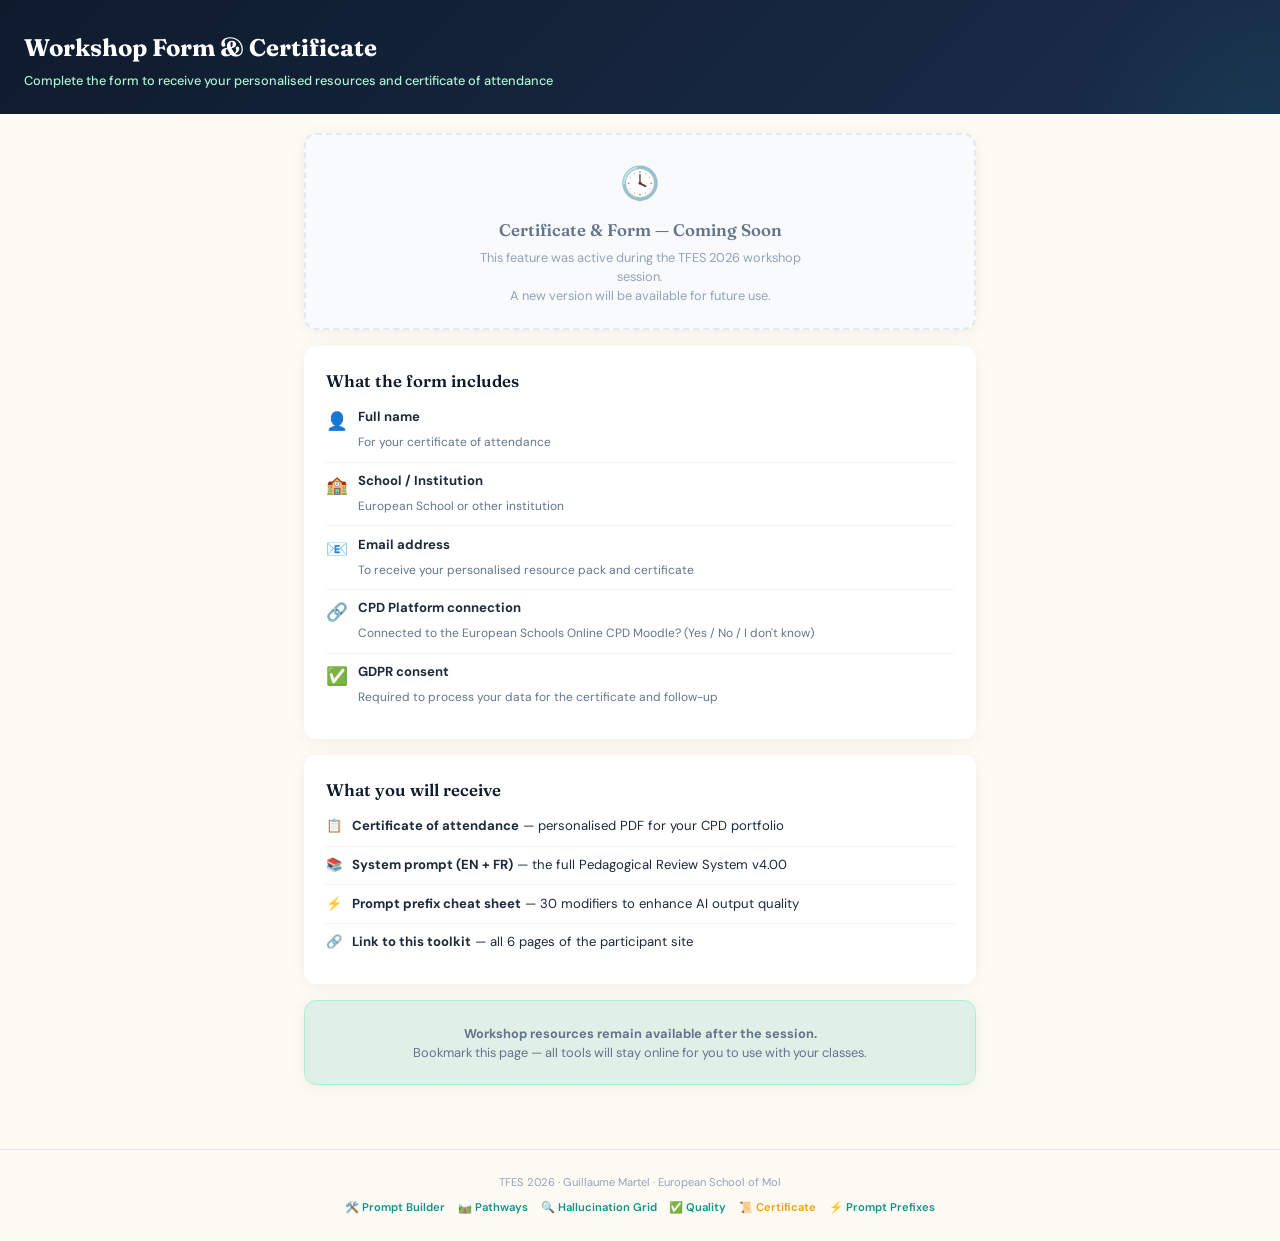
<file: 04-certificate.html>
<!DOCTYPE html>
<html lang="en">
<head>
<meta charset="UTF-8">
<meta name="viewport" content="width=device-width, initial-scale=1.0">
<title>TFES 2026 &mdash; Workshop Form &amp; Certificate</title>
<link rel="stylesheet" href="assets/style.css">
</head>
<body>
<div class="header">
  <h1>Workshop Form &amp; Certificate</h1>
  <div class="subtitle">Complete the form to receive your personalised resources and certificate of attendance</div>
</div>

<div class="container" style="padding-top:1.2rem;">

  <div class="card" style="text-align:center;border:2px dashed var(--gray-200);background:var(--gray-50);">
    <div style="font-size:2rem;margin-bottom:0.5rem;">&#128339;</div>
    <div class="card-title" style="color:var(--gray-500);">Certificate &amp; Form &mdash; Coming Soon</div>
    <div class="card-desc" style="color:var(--gray-400);max-width:360px;margin:0 auto;">
      This feature was active during the TFES 2026 workshop session.<br>
      A new version will be available for future use.
    </div>
  </div>

  <div class="card">
    <div class="card-title">What the form includes</div>
    <div style="font-size:0.82rem;line-height:1.9;">
      <div style="display:flex;gap:0.6rem;align-items:flex-start;padding:0.4rem 0;border-bottom:1px solid var(--gray-100);">
        <span style="font-size:1.1rem;">&#128100;</span>
        <div><strong>Full name</strong><br><span style="color:var(--gray-500);font-size:0.75rem;">For your certificate of attendance</span></div>
      </div>
      <div style="display:flex;gap:0.6rem;align-items:flex-start;padding:0.4rem 0;border-bottom:1px solid var(--gray-100);">
        <span style="font-size:1.1rem;">&#127979;</span>
        <div><strong>School / Institution</strong><br><span style="color:var(--gray-500);font-size:0.75rem;">European School or other institution</span></div>
      </div>
      <div style="display:flex;gap:0.6rem;align-items:flex-start;padding:0.4rem 0;border-bottom:1px solid var(--gray-100);">
        <span style="font-size:1.1rem;">&#128231;</span>
        <div><strong>Email address</strong><br><span style="color:var(--gray-500);font-size:0.75rem;">To receive your personalised resource pack and certificate</span></div>
      </div>
      <div style="display:flex;gap:0.6rem;align-items:flex-start;padding:0.4rem 0;border-bottom:1px solid var(--gray-100);">
        <span style="font-size:1.1rem;">&#128279;</span>
        <div><strong>CPD Platform connection</strong><br><span style="color:var(--gray-500);font-size:0.75rem;">Connected to the European Schools Online CPD Moodle? (Yes / No / I don't know)</span></div>
      </div>
      <div style="display:flex;gap:0.6rem;align-items:flex-start;padding:0.4rem 0;">
        <span style="font-size:1.1rem;">&#9989;</span>
        <div><strong>GDPR consent</strong><br><span style="color:var(--gray-500);font-size:0.75rem;">Required to process your data for the certificate and follow-up</span></div>
      </div>
    </div>
  </div>

  <div class="card">
    <div class="card-title">What you will receive</div>
    <div style="font-size:0.82rem;line-height:1.9;">
      <div style="display:flex;gap:0.6rem;padding:0.4rem 0;border-bottom:1px solid var(--gray-100);">
        <span>&#128203;</span><span><strong>Certificate of attendance</strong> &mdash; personalised PDF for your CPD portfolio</span>
      </div>
      <div style="display:flex;gap:0.6rem;padding:0.4rem 0;border-bottom:1px solid var(--gray-100);">
        <span>&#128218;</span><span><strong>System prompt (EN + FR)</strong> &mdash; the full Pedagogical Review System v4.00</span>
      </div>
      <div style="display:flex;gap:0.6rem;padding:0.4rem 0;border-bottom:1px solid var(--gray-100);">
        <span>&#9889;</span><span><strong>Prompt prefix cheat sheet</strong> &mdash; 30 modifiers to enhance AI output quality</span>
      </div>
      <div style="display:flex;gap:0.6rem;padding:0.4rem 0;">
        <span>&#128279;</span><span><strong>Link to this toolkit</strong> &mdash; all 6 pages of the participant site</span>
      </div>
    </div>
  </div>

  <div class="card" style="background:var(--teal-glow);border:1px solid var(--mint);">
    <div class="card-desc" style="margin:0;text-align:center;">
      <strong>Workshop resources remain available after the session.</strong><br>
      Bookmark this page &mdash; all tools will stay online for you to use with your classes.
    </div>
  </div>

</div>
<div class="nav-footer"></div>
<script src="assets/nav.js"></script>
<script>renderNav('04-certificate.html');</script>
</body>
</html>
</file>
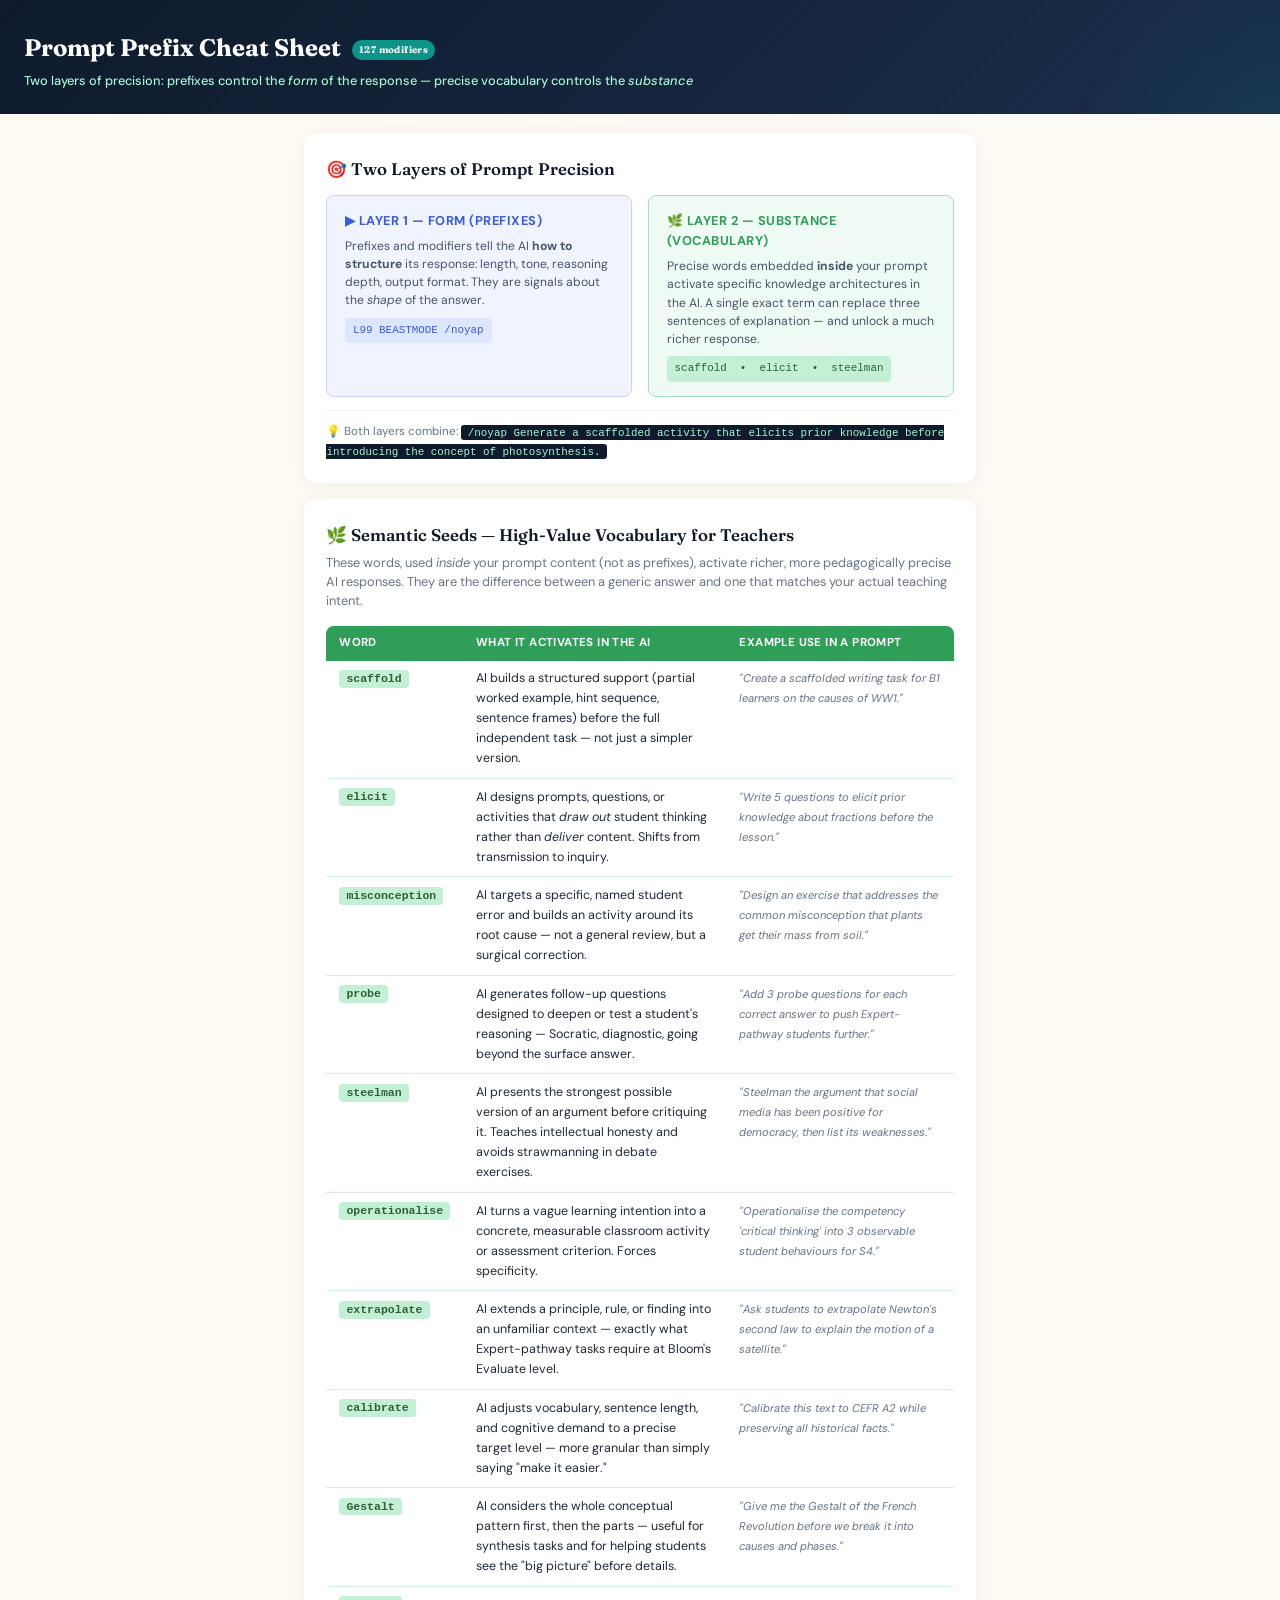
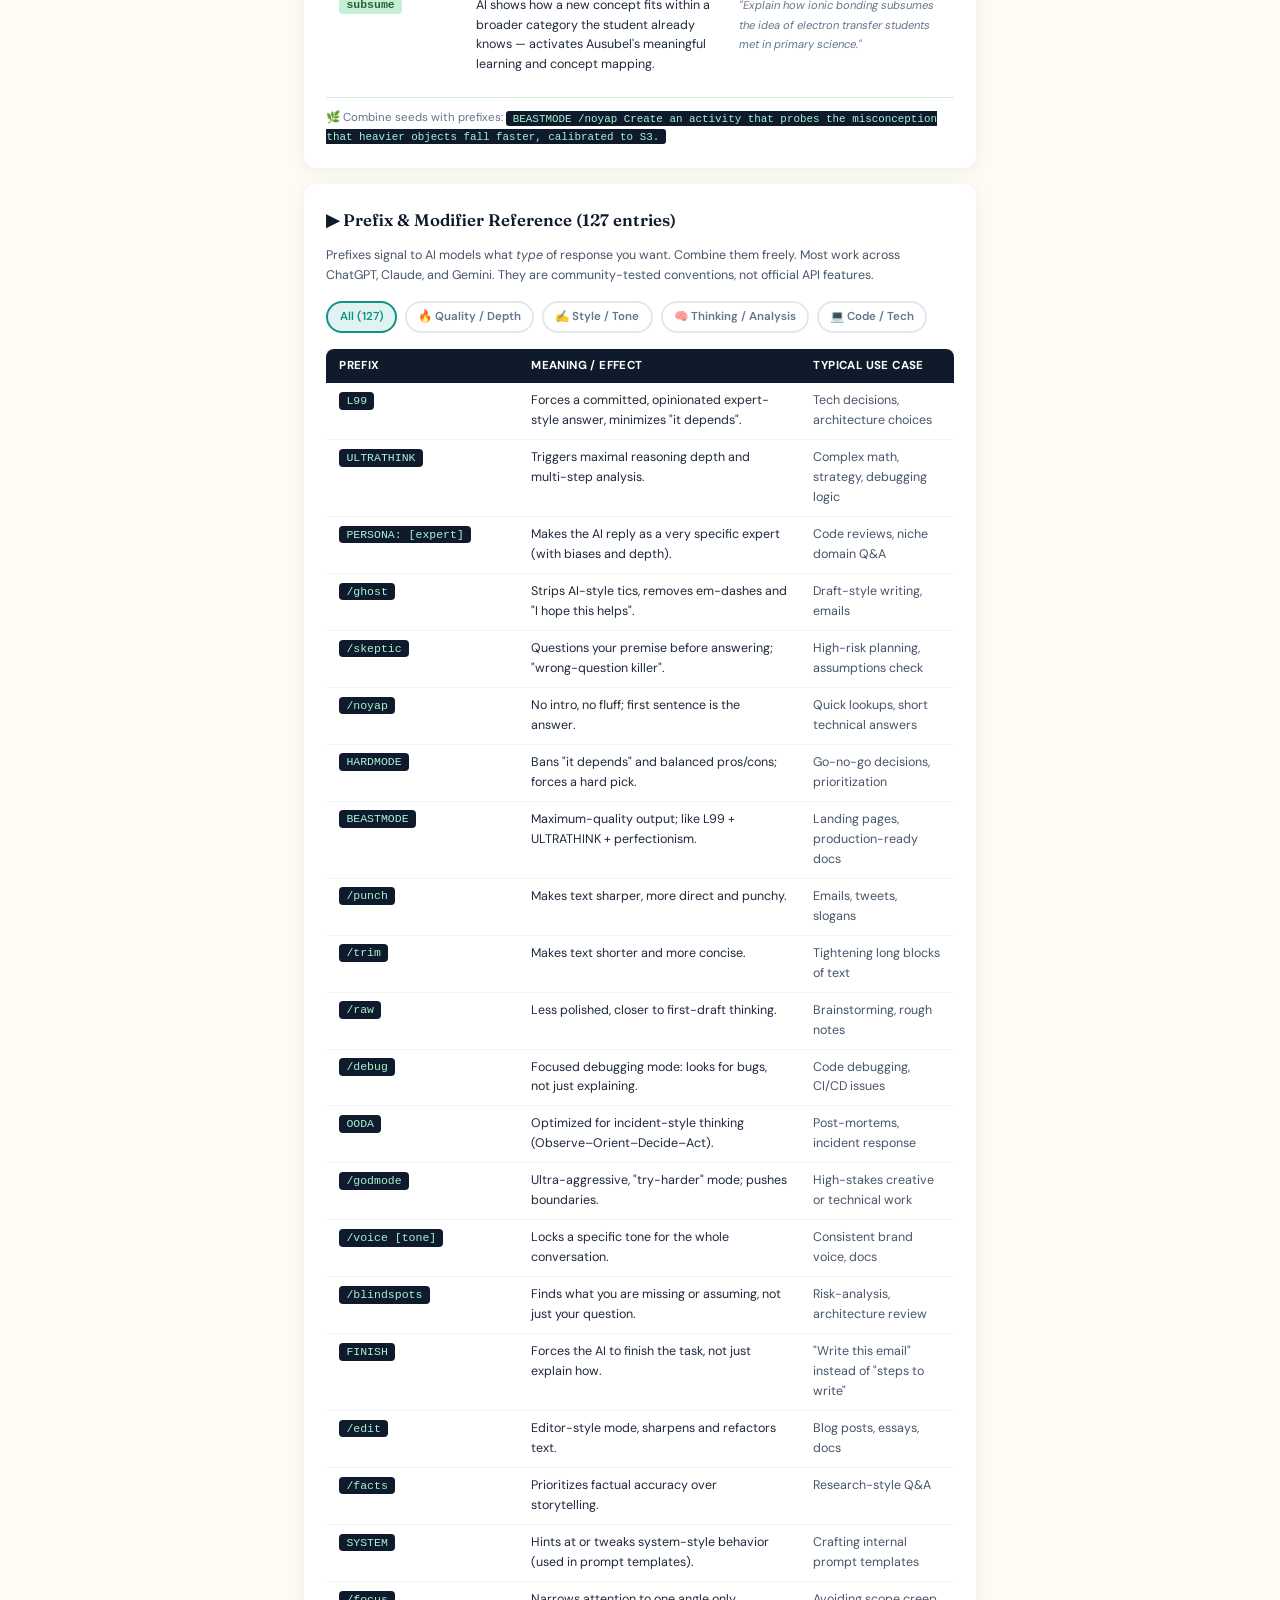
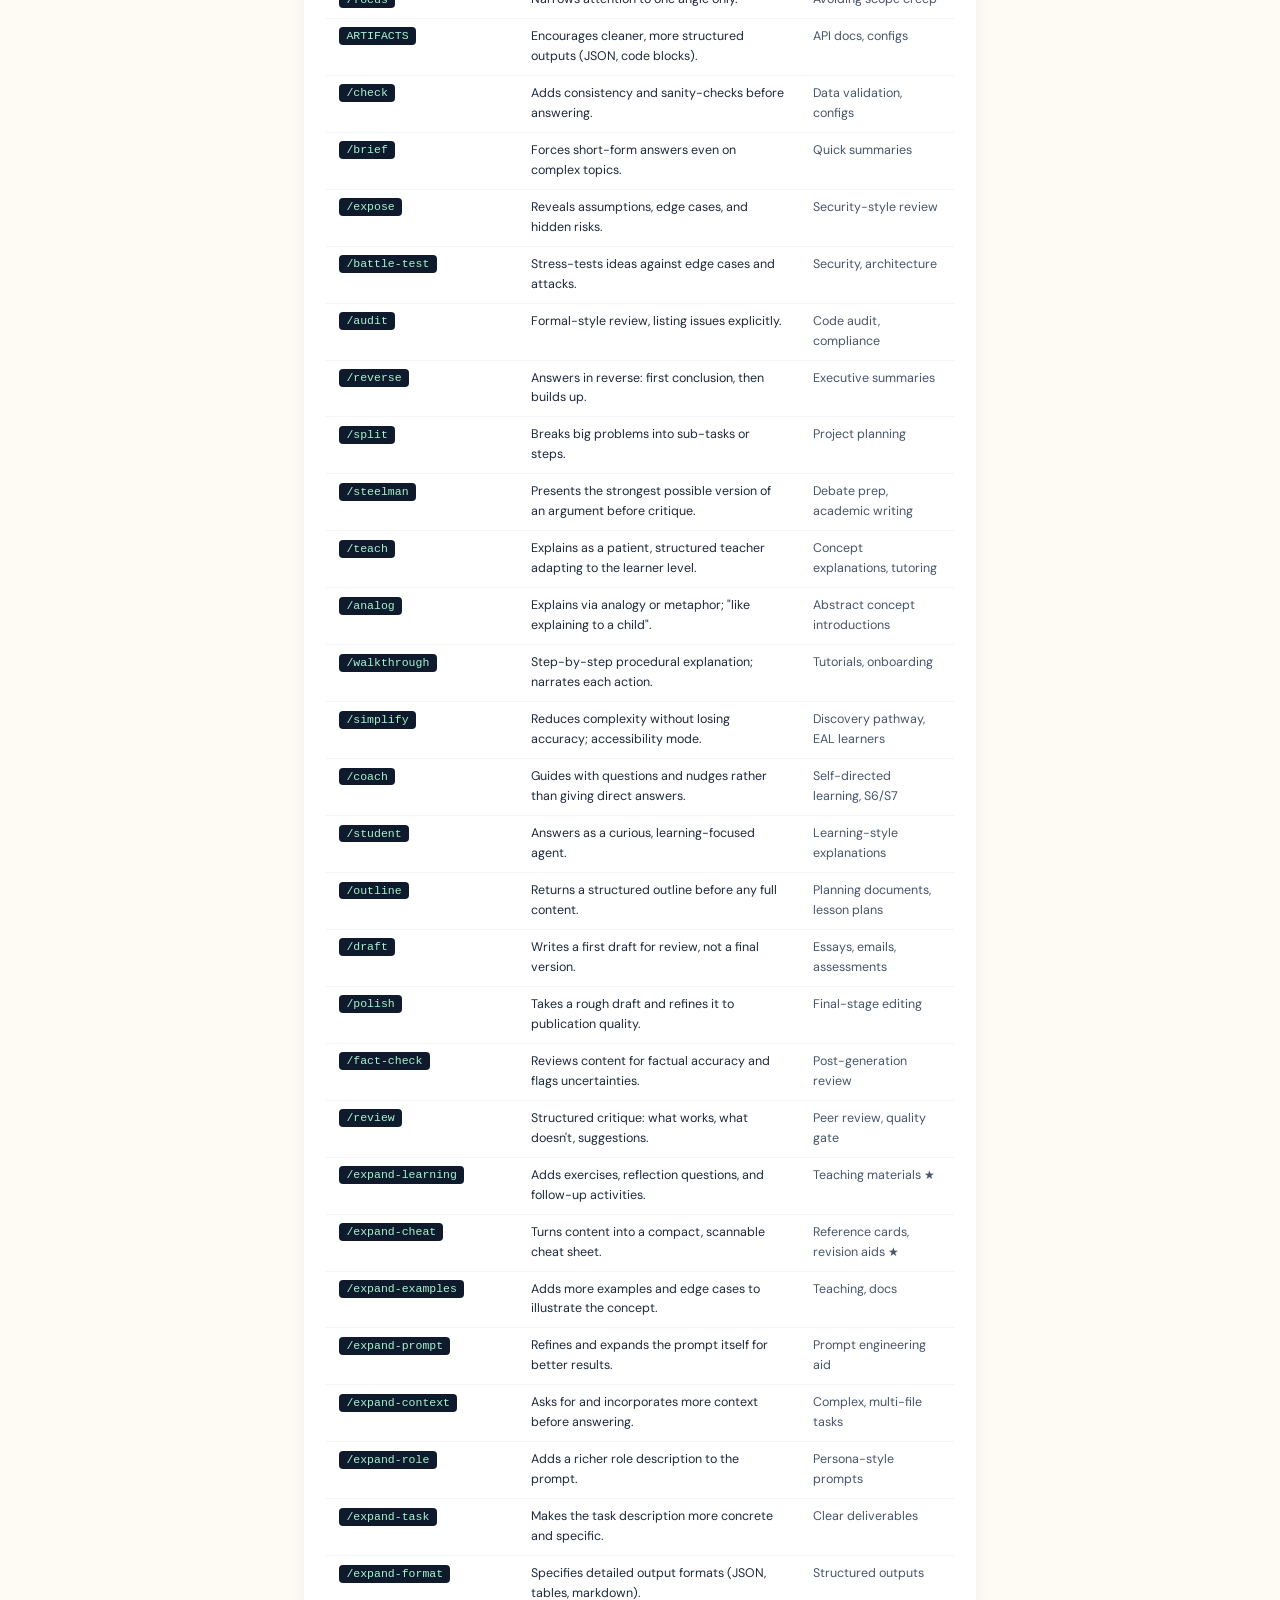
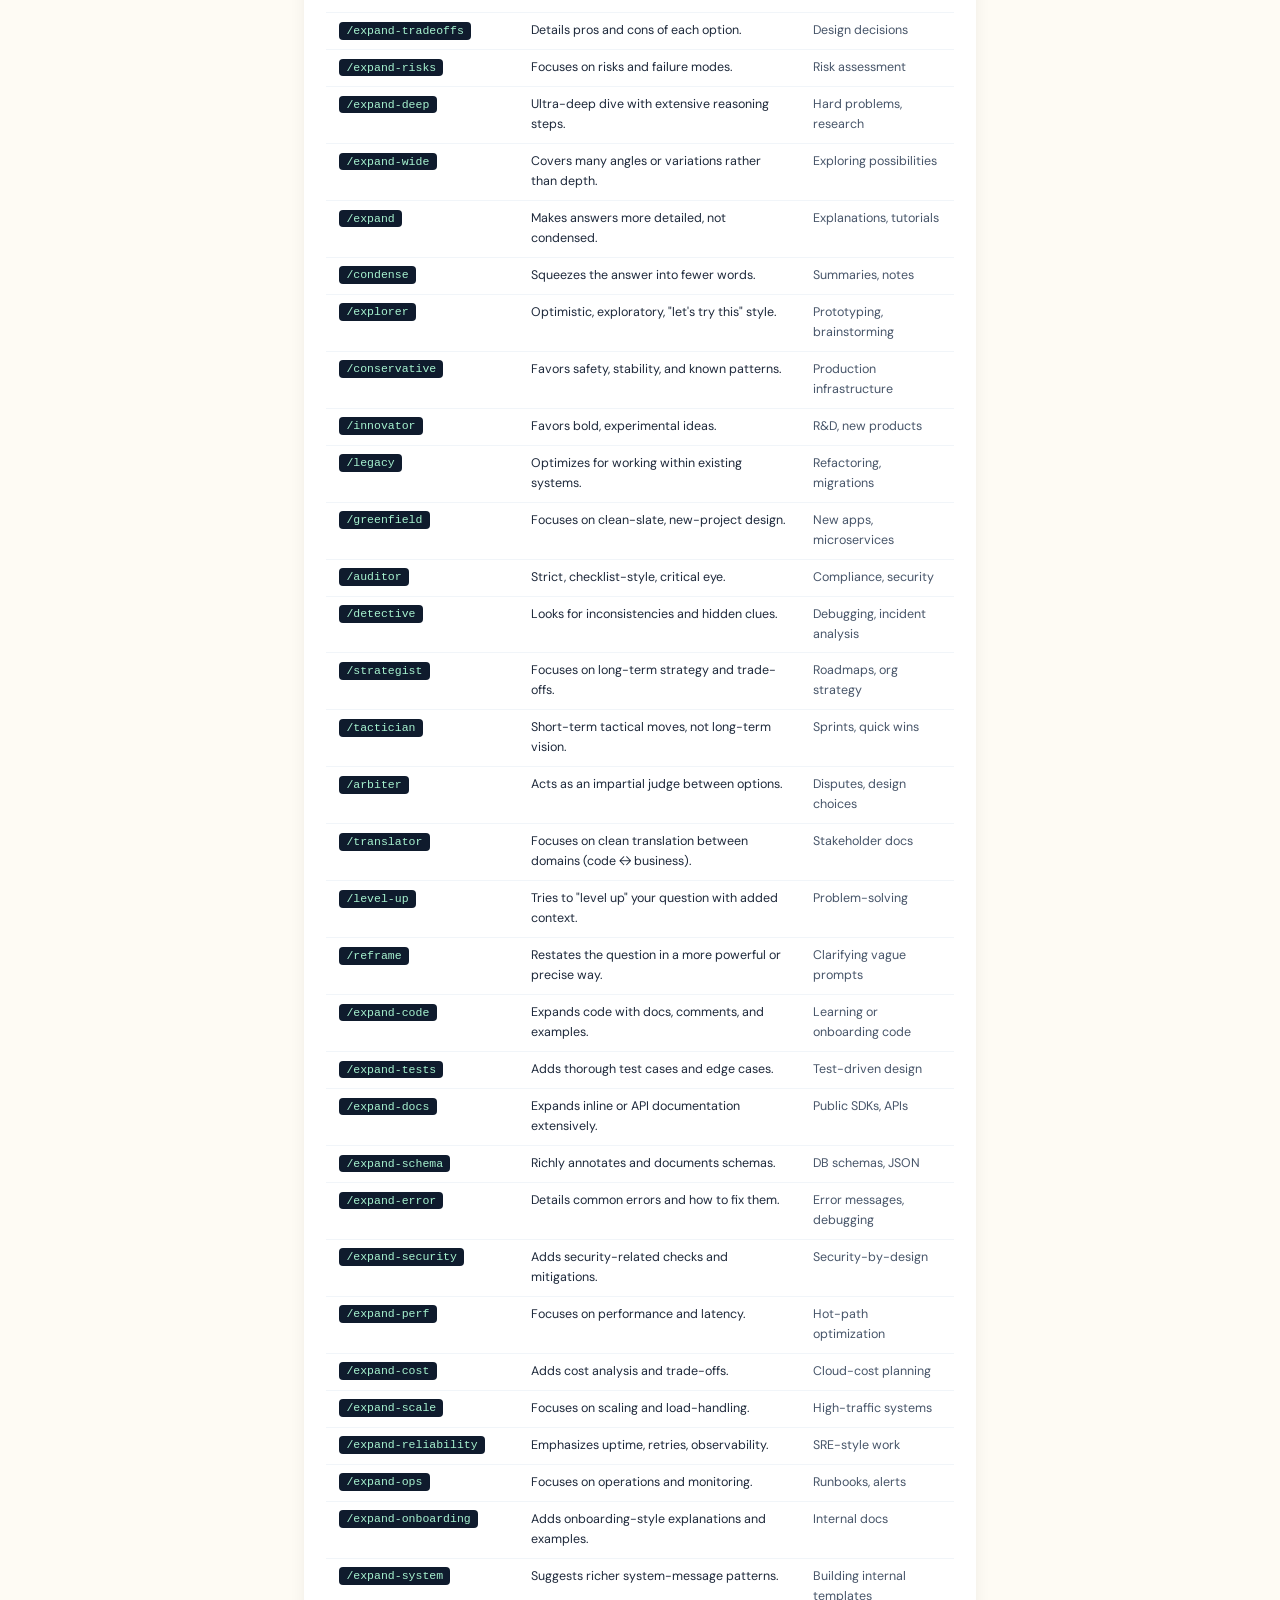
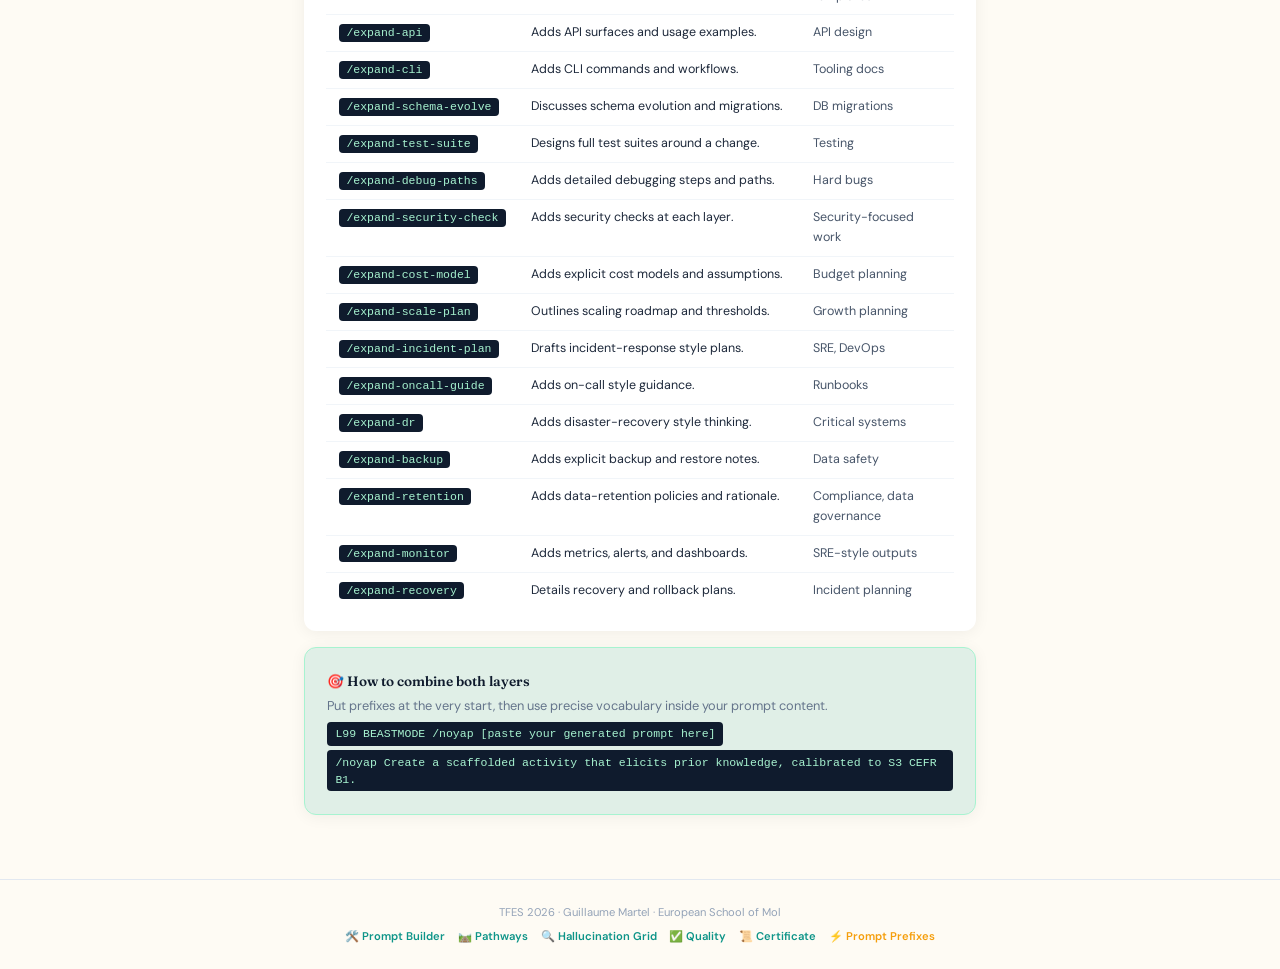
<file: 05-prefixes.html>
<!DOCTYPE html>
<html lang="en">
<head>
<meta charset="UTF-8">
<meta name="viewport" content="width=device-width, initial-scale=1.0">
<title>TFES 2026 &mdash; Prompt Prefix Cheat Sheet</title>
<link rel="stylesheet" href="assets/style.css">
<style>
.prefix-table{width:100%;border-collapse:collapse;font-size:0.78rem;}
.prefix-table th{background:var(--navy);color:var(--white);padding:0.5rem 0.8rem;text-align:left;font-size:0.72rem;text-transform:uppercase;letter-spacing:0.4px;}
.prefix-table td{padding:0.5rem 0.8rem;border-bottom:1px solid var(--gray-100);vertical-align:top;}
.prefix-table tr:last-child td{border-bottom:none;}
.prefix-table tr:hover td{background:var(--gray-50);}
.prefix-code{font-family:'DM Mono','Courier New',monospace;background:var(--navy);color:var(--mint);padding:0.15rem 0.45rem;border-radius:4px;font-size:0.72rem;white-space:nowrap;}
.filter-bar{display:flex;gap:0.5rem;flex-wrap:wrap;margin-bottom:1rem;}
.filter-chip{padding:0.3rem 0.7rem;border:2px solid var(--gray-200);border-radius:20px;font-size:0.72rem;font-weight:600;cursor:pointer;background:var(--white);color:var(--gray-500);transition:all 0.2s;}
.filter-chip.active{border-color:var(--teal);background:var(--teal-glow);color:var(--teal);}

/* Conceptual banner */
.concept-banner{display:grid;grid-template-columns:1fr 1fr;gap:1rem;margin-bottom:0;}
.concept-half{padding:0.9rem 1.1rem;border-radius:8px;}
.concept-half.form{background:#f0f4ff;border:1px solid #c7d4f7;}
.concept-half.substance{background:#f0faf4;border:1px solid #a8dfc0;}
.concept-half h4{margin:0 0 0.35rem 0;font-size:0.8rem;font-weight:700;text-transform:uppercase;letter-spacing:0.5px;}
.concept-half.form h4{color:#3b5bdb;}
.concept-half.substance h4{color:#2f9e58;}
.concept-half p{margin:0;font-size:0.76rem;color:var(--gray-600);line-height:1.5;}
.concept-half .example{margin-top:0.5rem;font-family:'DM Mono','Courier New',monospace;font-size:0.68rem;padding:0.25rem 0.5rem;border-radius:4px;display:inline-block;}
.concept-half.form .example{background:#dde6ff;color:#3b5bdb;}
.concept-half.substance .example{background:#c3f0d4;color:#2f5f3a;}
@media(max-width:600px){.concept-banner{grid-template-columns:1fr;}}

/* Semantic seeds table */
.seeds-table{width:100%;border-collapse:collapse;font-size:0.78rem;}
.seeds-table th{background:#2f9e58;color:#fff;padding:0.5rem 0.8rem;text-align:left;font-size:0.72rem;text-transform:uppercase;letter-spacing:0.4px;}
.seeds-table td{padding:0.55rem 0.8rem;border-bottom:1px solid #d3f0de;vertical-align:top;}
.seeds-table tr:last-child td{border-bottom:none;}
.seeds-table tr:hover td{background:#f0faf4;}
.seed-word{font-family:'DM Mono','Courier New',monospace;background:#c3f0d4;color:#2f5f3a;padding:0.15rem 0.45rem;border-radius:4px;font-size:0.72rem;font-weight:700;}
.seed-example{font-size:0.7rem;color:var(--gray-500);font-style:italic;margin-top:0.2rem;}
</style>
</head>
<body>
<div class="header">
  <h1>Prompt Prefix Cheat Sheet <span class="badge badge-teal">127 modifiers</span></h1>
  <div class="subtitle">Two layers of precision: prefixes control the <em>form</em> of the response &mdash; precise vocabulary controls the <em>substance</em></div>
</div>

<div class="container" style="padding-top:1.2rem;">

  <!-- ── LAYER 1: Conceptual banner ── -->
  <div class="card">
    <div class="card-title" style="margin-bottom:0.8rem;">&#127919; Two Layers of Prompt Precision</div>
    <div class="concept-banner">
      <div class="concept-half form">
        <h4>&#9654; Layer 1 &mdash; Form (prefixes)</h4>
        <p>Prefixes and modifiers tell the AI <strong>how to structure</strong> its response: length, tone, reasoning depth, output format. They are signals about the <em>shape</em> of the answer.</p>
        <span class="example">L99 BEASTMODE /noyap</span>
      </div>
      <div class="concept-half substance">
        <h4>&#127807; Layer 2 &mdash; Substance (vocabulary)</h4>
        <p>Precise words embedded <strong>inside</strong> your prompt activate specific knowledge architectures in the AI. A single exact term can replace three sentences of explanation &mdash; and unlock a much richer response.</p>
        <span class="example">scaffold &nbsp;&bull;&nbsp; elicit &nbsp;&bull;&nbsp; steelman</span>
      </div>
    </div>
    <div style="font-size:0.73rem;color:var(--gray-500);margin-top:0.8rem;padding-top:0.7rem;border-top:1px solid var(--gray-100);">
      &#128161; Both layers combine: <code style="background:var(--navy);color:var(--mint);padding:0.1rem 0.4rem;border-radius:3px;font-size:0.68rem;">/noyap Generate a scaffolded activity that elicits prior knowledge before introducing the concept of photosynthesis.</code>
    </div>
  </div>

  <!-- ── LAYER 2: Semantic Seeds ── -->
  <div class="card">
    <div class="card-title">&#127807; Semantic Seeds &mdash; High-Value Vocabulary for Teachers</div>
    <div class="card-desc" style="margin-bottom:1rem;">These words, used <em>inside</em> your prompt content (not as prefixes), activate richer, more pedagogically precise AI responses. They are the difference between a generic answer and one that matches your actual teaching intent.</div>
    <div class="table-scroll">
    <table class="seeds-table">
      <thead>
        <tr>
          <th style="width:15%;">Word</th>
          <th style="width:42%;">What it activates in the AI</th>
          <th>Example use in a prompt</th>
        </tr>
      </thead>
      <tbody>
        <tr>
          <td><code class="seed-word">scaffold</code></td>
          <td>AI builds a structured support (partial worked example, hint sequence, sentence frames) before the full independent task &mdash; not just a simpler version.</td>
          <td><span class="seed-example">"Create a scaffolded writing task for B1 learners on the causes of WW1."</span></td>
        </tr>
        <tr>
          <td><code class="seed-word">elicit</code></td>
          <td>AI designs prompts, questions, or activities that <em>draw out</em> student thinking rather than <em>deliver</em> content. Shifts from transmission to inquiry.</td>
          <td><span class="seed-example">"Write 5 questions to elicit prior knowledge about fractions before the lesson."</span></td>
        </tr>
        <tr>
          <td><code class="seed-word">misconception</code></td>
          <td>AI targets a specific, named student error and builds an activity around its root cause &mdash; not a general review, but a surgical correction.</td>
          <td><span class="seed-example">"Design an exercise that addresses the common misconception that plants get their mass from soil."</span></td>
        </tr>
        <tr>
          <td><code class="seed-word">probe</code></td>
          <td>AI generates follow-up questions designed to deepen or test a student's reasoning &mdash; Socratic, diagnostic, going beyond the surface answer.</td>
          <td><span class="seed-example">"Add 3 probe questions for each correct answer to push Expert-pathway students further."</span></td>
        </tr>
        <tr>
          <td><code class="seed-word">steelman</code></td>
          <td>AI presents the strongest possible version of an argument before critiquing it. Teaches intellectual honesty and avoids strawmanning in debate exercises.</td>
          <td><span class="seed-example">"Steelman the argument that social media has been positive for democracy, then list its weaknesses."</span></td>
        </tr>
        <tr>
          <td><code class="seed-word">operationalise</code></td>
          <td>AI turns a vague learning intention into a concrete, measurable classroom activity or assessment criterion. Forces specificity.</td>
          <td><span class="seed-example">"Operationalise the competency 'critical thinking' into 3 observable student behaviours for S4."</span></td>
        </tr>
        <tr>
          <td><code class="seed-word">extrapolate</code></td>
          <td>AI extends a principle, rule, or finding into an unfamiliar context &mdash; exactly what Expert-pathway tasks require at Bloom's Evaluate level.</td>
          <td><span class="seed-example">"Ask students to extrapolate Newton's second law to explain the motion of a satellite."</span></td>
        </tr>
        <tr>
          <td><code class="seed-word">calibrate</code></td>
          <td>AI adjusts vocabulary, sentence length, and cognitive demand to a precise target level &mdash; more granular than simply saying "make it easier."</td>
          <td><span class="seed-example">"Calibrate this text to CEFR A2 while preserving all historical facts."</span></td>
        </tr>
        <tr>
          <td><code class="seed-word">Gestalt</code></td>
          <td>AI considers the whole conceptual pattern first, then the parts &mdash; useful for synthesis tasks and for helping students see the "big picture" before details.</td>
          <td><span class="seed-example">"Give me the Gestalt of the French Revolution before we break it into causes and phases."</span></td>
        </tr>
        <tr>
          <td><code class="seed-word">subsume</code></td>
          <td>AI shows how a new concept fits within a broader category the student already knows &mdash; activates Ausubel's meaningful learning and concept mapping.</td>
          <td><span class="seed-example">"Explain how ionic bonding subsumes the idea of electron transfer students met in primary science."</span></td>
        </tr>
      </tbody>
    </table>
    </div>
    <div style="font-size:0.72rem;color:var(--gray-500);margin-top:0.8rem;padding-top:0.7rem;border-top:1px solid #d3f0de;">
      &#127807; Combine seeds with prefixes: <code style="background:var(--navy);color:var(--mint);padding:0.1rem 0.4rem;border-radius:3px;font-size:0.68rem;">BEASTMODE /noyap Create an activity that probes the misconception that heavier objects fall faster, calibrated to S3.</code>
    </div>
  </div>

  <!-- ── LAYER 1 table: Prefixes ── -->
  <div class="card">
    <div class="card-title" style="margin-bottom:0.8rem;">&#9654; Prefix &amp; Modifier Reference (127 entries)</div>
    <div style="font-size:0.78rem;color:var(--gray-600);margin-bottom:0.9rem;">
      Prefixes signal to AI models what <em>type</em> of response you want. Combine them freely. Most work across ChatGPT, Claude, and Gemini. They are community-tested conventions, not official API features.
    </div>
    <div class="filter-bar" id="filterBar">
      <div class="filter-chip active" data-filter="all" onclick="filterTable('all',this)">All (127)</div>
      <div class="filter-chip" data-filter="quality" onclick="filterTable('quality',this)">&#128293; Quality / Depth</div>
      <div class="filter-chip" data-filter="style" onclick="filterTable('style',this)">&#9997;&#65039; Style / Tone</div>
      <div class="filter-chip" data-filter="thinking" onclick="filterTable('thinking',this)">&#129504; Thinking / Analysis</div>
      <div class="filter-chip" data-filter="code" onclick="filterTable('code',this)">&#128187; Code / Tech</div>
    </div>
    <div class="table-scroll">
    <table class="prefix-table" id="prefixTable">
      <thead>
        <tr>
          <th style="width:18%;">Prefix</th>
          <th style="width:45%;">Meaning / Effect</th>
          <th>Typical use case</th>
        </tr>
      </thead>
      <tbody>
        <tr data-cat="quality"><td><code class="prefix-code">L99</code></td><td>Forces a committed, opinionated expert-style answer, minimizes "it depends".</td><td style="color:var(--gray-600);">Tech decisions, architecture choices</td></tr>
        <tr data-cat="thinking"><td><code class="prefix-code">ULTRATHINK</code></td><td>Triggers maximal reasoning depth and multi-step analysis.</td><td style="color:var(--gray-600);">Complex math, strategy, debugging logic</td></tr>
        <tr data-cat="quality"><td><code class="prefix-code">PERSONA: [expert]</code></td><td>Makes the AI reply as a very specific expert (with biases and depth).</td><td style="color:var(--gray-600);">Code reviews, niche domain Q&amp;A</td></tr>
        <tr data-cat="style"><td><code class="prefix-code">/ghost</code></td><td>Strips AI-style tics, removes em-dashes and "I hope this helps".</td><td style="color:var(--gray-600);">Draft-style writing, emails</td></tr>
        <tr data-cat="thinking"><td><code class="prefix-code">/skeptic</code></td><td>Questions your premise before answering; "wrong-question killer".</td><td style="color:var(--gray-600);">High-risk planning, assumptions check</td></tr>
        <tr data-cat="style"><td><code class="prefix-code">/noyap</code></td><td>No intro, no fluff; first sentence is the answer.</td><td style="color:var(--gray-600);">Quick lookups, short technical answers</td></tr>
        <tr data-cat="thinking"><td><code class="prefix-code">HARDMODE</code></td><td>Bans "it depends" and balanced pros/cons; forces a hard pick.</td><td style="color:var(--gray-600);">Go-no-go decisions, prioritization</td></tr>
        <tr data-cat="quality"><td><code class="prefix-code">BEASTMODE</code></td><td>Maximum-quality output; like L99 + ULTRATHINK + perfectionism.</td><td style="color:var(--gray-600);">Landing pages, production-ready docs</td></tr>
        <tr data-cat="style"><td><code class="prefix-code">/punch</code></td><td>Makes text sharper, more direct and punchy.</td><td style="color:var(--gray-600);">Emails, tweets, slogans</td></tr>
        <tr data-cat="style"><td><code class="prefix-code">/trim</code></td><td>Makes text shorter and more concise.</td><td style="color:var(--gray-600);">Tightening long blocks of text</td></tr>
        <tr data-cat="style"><td><code class="prefix-code">/raw</code></td><td>Less polished, closer to first-draft thinking.</td><td style="color:var(--gray-600);">Brainstorming, rough notes</td></tr>
        <tr data-cat="code"><td><code class="prefix-code">/debug</code></td><td>Focused debugging mode: looks for bugs, not just explaining.</td><td style="color:var(--gray-600);">Code debugging, CI/CD issues</td></tr>
        <tr data-cat="thinking"><td><code class="prefix-code">OODA</code></td><td>Optimized for incident-style thinking (Observe–Orient–Decide–Act).</td><td style="color:var(--gray-600);">Post-mortems, incident response</td></tr>
        <tr data-cat="quality"><td><code class="prefix-code">/godmode</code></td><td>Ultra-aggressive, "try-harder" mode; pushes boundaries.</td><td style="color:var(--gray-600);">High-stakes creative or technical work</td></tr>
        <tr data-cat="style"><td><code class="prefix-code">/voice [tone]</code></td><td>Locks a specific tone for the whole conversation.</td><td style="color:var(--gray-600);">Consistent brand voice, docs</td></tr>
        <tr data-cat="thinking"><td><code class="prefix-code">/blindspots</code></td><td>Finds what you are missing or assuming, not just your question.</td><td style="color:var(--gray-600);">Risk-analysis, architecture review</td></tr>
        <tr data-cat="quality"><td><code class="prefix-code">FINISH</code></td><td>Forces the AI to finish the task, not just explain how.</td><td style="color:var(--gray-600);">"Write this email" instead of "steps to write"</td></tr>
        <tr data-cat="style"><td><code class="prefix-code">/edit</code></td><td>Editor-style mode, sharpens and refactors text.</td><td style="color:var(--gray-600);">Blog posts, essays, docs</td></tr>
        <tr data-cat="thinking"><td><code class="prefix-code">/facts</code></td><td>Prioritizes factual accuracy over storytelling.</td><td style="color:var(--gray-600);">Research-style Q&amp;A</td></tr>
        <tr data-cat="code"><td><code class="prefix-code">SYSTEM</code></td><td>Hints at or tweaks system-style behavior (used in prompt templates).</td><td style="color:var(--gray-600);">Crafting internal prompt templates</td></tr>
        <tr data-cat="thinking"><td><code class="prefix-code">/focus</code></td><td>Narrows attention to one angle only.</td><td style="color:var(--gray-600);">Avoiding scope creep</td></tr>
        <tr data-cat="code"><td><code class="prefix-code">ARTIFACTS</code></td><td>Encourages cleaner, more structured outputs (JSON, code blocks).</td><td style="color:var(--gray-600);">API docs, configs</td></tr>
        <tr data-cat="code"><td><code class="prefix-code">/check</code></td><td>Adds consistency and sanity-checks before answering.</td><td style="color:var(--gray-600);">Data validation, configs</td></tr>
        <tr data-cat="style"><td><code class="prefix-code">/brief</code></td><td>Forces short-form answers even on complex topics.</td><td style="color:var(--gray-600);">Quick summaries</td></tr>
        <tr data-cat="thinking"><td><code class="prefix-code">/expose</code></td><td>Reveals assumptions, edge cases, and hidden risks.</td><td style="color:var(--gray-600);">Security-style review</td></tr>
        <tr data-cat="quality"><td><code class="prefix-code">/battle-test</code></td><td>Stress-tests ideas against edge cases and attacks.</td><td style="color:var(--gray-600);">Security, architecture</td></tr>
        <tr data-cat="code"><td><code class="prefix-code">/audit</code></td><td>Formal-style review, listing issues explicitly.</td><td style="color:var(--gray-600);">Code audit, compliance</td></tr>
        <tr data-cat="style"><td><code class="prefix-code">/reverse</code></td><td>Answers in reverse: first conclusion, then builds up.</td><td style="color:var(--gray-600);">Executive summaries</td></tr>
        <tr data-cat="thinking"><td><code class="prefix-code">/split</code></td><td>Breaks big problems into sub-tasks or steps.</td><td style="color:var(--gray-600);">Project planning</td></tr>
        <tr data-cat="quality"><td><code class="prefix-code">/steelman</code></td><td>Presents the strongest possible version of an argument before critique.</td><td style="color:var(--gray-600);">Debate prep, academic writing</td></tr>
        <tr data-cat="quality"><td><code class="prefix-code">/teach</code></td><td>Explains as a patient, structured teacher adapting to the learner level.</td><td style="color:var(--gray-600);">Concept explanations, tutoring</td></tr>
        <tr data-cat="quality"><td><code class="prefix-code">/analog</code></td><td>Explains via analogy or metaphor; "like explaining to a child".</td><td style="color:var(--gray-600);">Abstract concept introductions</td></tr>
        <tr data-cat="quality"><td><code class="prefix-code">/walkthrough</code></td><td>Step-by-step procedural explanation; narrates each action.</td><td style="color:var(--gray-600);">Tutorials, onboarding</td></tr>
        <tr data-cat="quality"><td><code class="prefix-code">/simplify</code></td><td>Reduces complexity without losing accuracy; accessibility mode.</td><td style="color:var(--gray-600);">Discovery pathway, EAL learners</td></tr>
        <tr data-cat="quality"><td><code class="prefix-code">/coach</code></td><td>Guides with questions and nudges rather than giving direct answers.</td><td style="color:var(--gray-600);">Self-directed learning, S6/S7</td></tr>
        <tr data-cat="quality"><td><code class="prefix-code">/student</code></td><td>Answers as a curious, learning-focused agent.</td><td style="color:var(--gray-600);">Learning-style explanations</td></tr>
        <tr data-cat="quality"><td><code class="prefix-code">/outline</code></td><td>Returns a structured outline before any full content.</td><td style="color:var(--gray-600);">Planning documents, lesson plans</td></tr>
        <tr data-cat="quality"><td><code class="prefix-code">/draft</code></td><td>Writes a first draft for review, not a final version.</td><td style="color:var(--gray-600);">Essays, emails, assessments</td></tr>
        <tr data-cat="quality"><td><code class="prefix-code">/polish</code></td><td>Takes a rough draft and refines it to publication quality.</td><td style="color:var(--gray-600);">Final-stage editing</td></tr>
        <tr data-cat="thinking"><td><code class="prefix-code">/fact-check</code></td><td>Reviews content for factual accuracy and flags uncertainties.</td><td style="color:var(--gray-600);">Post-generation review</td></tr>
        <tr data-cat="thinking"><td><code class="prefix-code">/review</code></td><td>Structured critique: what works, what doesn't, suggestions.</td><td style="color:var(--gray-600);">Peer review, quality gate</td></tr>
        <tr data-cat="quality"><td><code class="prefix-code">/expand-learning</code></td><td>Adds exercises, reflection questions, and follow-up activities.</td><td style="color:var(--gray-600);">Teaching materials &#9733;</td></tr>
        <tr data-cat="quality"><td><code class="prefix-code">/expand-cheat</code></td><td>Turns content into a compact, scannable cheat sheet.</td><td style="color:var(--gray-600);">Reference cards, revision aids &#9733;</td></tr>
        <tr data-cat="quality"><td><code class="prefix-code">/expand-examples</code></td><td>Adds more examples and edge cases to illustrate the concept.</td><td style="color:var(--gray-600);">Teaching, docs</td></tr>
        <tr data-cat="quality"><td><code class="prefix-code">/expand-prompt</code></td><td>Refines and expands the prompt itself for better results.</td><td style="color:var(--gray-600);">Prompt engineering aid</td></tr>
        <tr data-cat="quality"><td><code class="prefix-code">/expand-context</code></td><td>Asks for and incorporates more context before answering.</td><td style="color:var(--gray-600);">Complex, multi-file tasks</td></tr>
        <tr data-cat="quality"><td><code class="prefix-code">/expand-role</code></td><td>Adds a richer role description to the prompt.</td><td style="color:var(--gray-600);">Persona-style prompts</td></tr>
        <tr data-cat="quality"><td><code class="prefix-code">/expand-task</code></td><td>Makes the task description more concrete and specific.</td><td style="color:var(--gray-600);">Clear deliverables</td></tr>
        <tr data-cat="quality"><td><code class="prefix-code">/expand-format</code></td><td>Specifies detailed output formats (JSON, tables, markdown).</td><td style="color:var(--gray-600);">Structured outputs</td></tr>
        <tr data-cat="quality"><td><code class="prefix-code">/expand-tradeoffs</code></td><td>Details pros and cons of each option.</td><td style="color:var(--gray-600);">Design decisions</td></tr>
        <tr data-cat="quality"><td><code class="prefix-code">/expand-risks</code></td><td>Focuses on risks and failure modes.</td><td style="color:var(--gray-600);">Risk assessment</td></tr>
        <tr data-cat="quality"><td><code class="prefix-code">/expand-deep</code></td><td>Ultra-deep dive with extensive reasoning steps.</td><td style="color:var(--gray-600);">Hard problems, research</td></tr>
        <tr data-cat="quality"><td><code class="prefix-code">/expand-wide</code></td><td>Covers many angles or variations rather than depth.</td><td style="color:var(--gray-600);">Exploring possibilities</td></tr>
        <tr data-cat="quality"><td><code class="prefix-code">/expand</code></td><td>Makes answers more detailed, not condensed.</td><td style="color:var(--gray-600);">Explanations, tutorials</td></tr>
        <tr data-cat="quality"><td><code class="prefix-code">/condense</code></td><td>Squeezes the answer into fewer words.</td><td style="color:var(--gray-600);">Summaries, notes</td></tr>
        <tr data-cat="quality"><td><code class="prefix-code">/explorer</code></td><td>Optimistic, exploratory, "let's try this" style.</td><td style="color:var(--gray-600);">Prototyping, brainstorming</td></tr>
        <tr data-cat="quality"><td><code class="prefix-code">/conservative</code></td><td>Favors safety, stability, and known patterns.</td><td style="color:var(--gray-600);">Production infrastructure</td></tr>
        <tr data-cat="quality"><td><code class="prefix-code">/innovator</code></td><td>Favors bold, experimental ideas.</td><td style="color:var(--gray-600);">R&amp;D, new products</td></tr>
        <tr data-cat="quality"><td><code class="prefix-code">/legacy</code></td><td>Optimizes for working within existing systems.</td><td style="color:var(--gray-600);">Refactoring, migrations</td></tr>
        <tr data-cat="quality"><td><code class="prefix-code">/greenfield</code></td><td>Focuses on clean-slate, new-project design.</td><td style="color:var(--gray-600);">New apps, microservices</td></tr>
        <tr data-cat="thinking"><td><code class="prefix-code">/auditor</code></td><td>Strict, checklist-style, critical eye.</td><td style="color:var(--gray-600);">Compliance, security</td></tr>
        <tr data-cat="thinking"><td><code class="prefix-code">/detective</code></td><td>Looks for inconsistencies and hidden clues.</td><td style="color:var(--gray-600);">Debugging, incident analysis</td></tr>
        <tr data-cat="quality"><td><code class="prefix-code">/strategist</code></td><td>Focuses on long-term strategy and trade-offs.</td><td style="color:var(--gray-600);">Roadmaps, org strategy</td></tr>
        <tr data-cat="quality"><td><code class="prefix-code">/tactician</code></td><td>Short-term tactical moves, not long-term vision.</td><td style="color:var(--gray-600);">Sprints, quick wins</td></tr>
        <tr data-cat="thinking"><td><code class="prefix-code">/arbiter</code></td><td>Acts as an impartial judge between options.</td><td style="color:var(--gray-600);">Disputes, design choices</td></tr>
        <tr data-cat="quality"><td><code class="prefix-code">/translator</code></td><td>Focuses on clean translation between domains (code &harr; business).</td><td style="color:var(--gray-600);">Stakeholder docs</td></tr>
        <tr data-cat="quality"><td><code class="prefix-code">/level-up</code></td><td>Tries to "level up" your question with added context.</td><td style="color:var(--gray-600);">Problem-solving</td></tr>
        <tr data-cat="quality"><td><code class="prefix-code">/reframe</code></td><td>Restates the question in a more powerful or precise way.</td><td style="color:var(--gray-600);">Clarifying vague prompts</td></tr>
        <tr data-cat="code"><td><code class="prefix-code">/expand-code</code></td><td>Expands code with docs, comments, and examples.</td><td style="color:var(--gray-600);">Learning or onboarding code</td></tr>
        <tr data-cat="code"><td><code class="prefix-code">/expand-tests</code></td><td>Adds thorough test cases and edge cases.</td><td style="color:var(--gray-600);">Test-driven design</td></tr>
        <tr data-cat="code"><td><code class="prefix-code">/expand-docs</code></td><td>Expands inline or API documentation extensively.</td><td style="color:var(--gray-600);">Public SDKs, APIs</td></tr>
        <tr data-cat="code"><td><code class="prefix-code">/expand-schema</code></td><td>Richly annotates and documents schemas.</td><td style="color:var(--gray-600);">DB schemas, JSON</td></tr>
        <tr data-cat="code"><td><code class="prefix-code">/expand-error</code></td><td>Details common errors and how to fix them.</td><td style="color:var(--gray-600);">Error messages, debugging</td></tr>
        <tr data-cat="code"><td><code class="prefix-code">/expand-security</code></td><td>Adds security-related checks and mitigations.</td><td style="color:var(--gray-600);">Security-by-design</td></tr>
        <tr data-cat="code"><td><code class="prefix-code">/expand-perf</code></td><td>Focuses on performance and latency.</td><td style="color:var(--gray-600);">Hot-path optimization</td></tr>
        <tr data-cat="code"><td><code class="prefix-code">/expand-cost</code></td><td>Adds cost analysis and trade-offs.</td><td style="color:var(--gray-600);">Cloud-cost planning</td></tr>
        <tr data-cat="code"><td><code class="prefix-code">/expand-scale</code></td><td>Focuses on scaling and load-handling.</td><td style="color:var(--gray-600);">High-traffic systems</td></tr>
        <tr data-cat="code"><td><code class="prefix-code">/expand-reliability</code></td><td>Emphasizes uptime, retries, observability.</td><td style="color:var(--gray-600);">SRE-style work</td></tr>
        <tr data-cat="code"><td><code class="prefix-code">/expand-ops</code></td><td>Focuses on operations and monitoring.</td><td style="color:var(--gray-600);">Runbooks, alerts</td></tr>
        <tr data-cat="code"><td><code class="prefix-code">/expand-onboarding</code></td><td>Adds onboarding-style explanations and examples.</td><td style="color:var(--gray-600);">Internal docs</td></tr>
        <tr data-cat="code"><td><code class="prefix-code">/expand-system</code></td><td>Suggests richer system-message patterns.</td><td style="color:var(--gray-600);">Building internal templates</td></tr>
        <tr data-cat="code"><td><code class="prefix-code">/expand-api</code></td><td>Adds API surfaces and usage examples.</td><td style="color:var(--gray-600);">API design</td></tr>
        <tr data-cat="code"><td><code class="prefix-code">/expand-cli</code></td><td>Adds CLI commands and workflows.</td><td style="color:var(--gray-600);">Tooling docs</td></tr>
        <tr data-cat="code"><td><code class="prefix-code">/expand-schema-evolve</code></td><td>Discusses schema evolution and migrations.</td><td style="color:var(--gray-600);">DB migrations</td></tr>
        <tr data-cat="code"><td><code class="prefix-code">/expand-test-suite</code></td><td>Designs full test suites around a change.</td><td style="color:var(--gray-600);">Testing</td></tr>
        <tr data-cat="code"><td><code class="prefix-code">/expand-debug-paths</code></td><td>Adds detailed debugging steps and paths.</td><td style="color:var(--gray-600);">Hard bugs</td></tr>
        <tr data-cat="code"><td><code class="prefix-code">/expand-security-check</code></td><td>Adds security checks at each layer.</td><td style="color:var(--gray-600);">Security-focused work</td></tr>
        <tr data-cat="code"><td><code class="prefix-code">/expand-cost-model</code></td><td>Adds explicit cost models and assumptions.</td><td style="color:var(--gray-600);">Budget planning</td></tr>
        <tr data-cat="code"><td><code class="prefix-code">/expand-scale-plan</code></td><td>Outlines scaling roadmap and thresholds.</td><td style="color:var(--gray-600);">Growth planning</td></tr>
        <tr data-cat="code"><td><code class="prefix-code">/expand-incident-plan</code></td><td>Drafts incident-response style plans.</td><td style="color:var(--gray-600);">SRE, DevOps</td></tr>
        <tr data-cat="code"><td><code class="prefix-code">/expand-oncall-guide</code></td><td>Adds on-call style guidance.</td><td style="color:var(--gray-600);">Runbooks</td></tr>
        <tr data-cat="code"><td><code class="prefix-code">/expand-dr</code></td><td>Adds disaster-recovery style thinking.</td><td style="color:var(--gray-600);">Critical systems</td></tr>
        <tr data-cat="code"><td><code class="prefix-code">/expand-backup</code></td><td>Adds explicit backup and restore notes.</td><td style="color:var(--gray-600);">Data safety</td></tr>
        <tr data-cat="code"><td><code class="prefix-code">/expand-retention</code></td><td>Adds data-retention policies and rationale.</td><td style="color:var(--gray-600);">Compliance, data governance</td></tr>
        <tr data-cat="code"><td><code class="prefix-code">/expand-monitor</code></td><td>Adds metrics, alerts, and dashboards.</td><td style="color:var(--gray-600);">SRE-style outputs</td></tr>
        <tr data-cat="code"><td><code class="prefix-code">/expand-recovery</code></td><td>Details recovery and rollback plans.</td><td style="color:var(--gray-600);">Incident planning</td></tr>
      </tbody>
    </table>
    </div>
  </div>

  <!-- ── How to use ── -->
  <div class="card" style="background:var(--teal-glow);border:1px solid var(--mint);">
    <div class="card-title" style="font-size:0.85rem;">&#127919; How to combine both layers</div>
    <div class="card-desc" style="margin:0;">
      Put prefixes at the very start, then use precise vocabulary inside your prompt content.<br>
      <code style="font-size:0.72rem;background:var(--navy);color:var(--mint);padding:0.2rem 0.5rem;border-radius:4px;display:inline-block;margin-top:0.4rem;">L99 BEASTMODE /noyap [paste your generated prompt here]</code><br>
      <code style="font-size:0.72rem;background:var(--navy);color:var(--mint);padding:0.2rem 0.5rem;border-radius:4px;display:inline-block;margin-top:0.3rem;">/noyap Create a scaffolded activity that elicits prior knowledge, calibrated to S3 CEFR B1.</code>
    </div>
  </div>

</div>
<div class="nav-footer"></div>
<script src="assets/nav.js"></script>
<script>
renderNav('05-prefixes.html');
function filterTable(cat, el) {
  document.querySelectorAll('.filter-chip').forEach(c => c.classList.remove('active'));
  el.classList.add('active');
  document.querySelectorAll('#prefixTable tbody tr').forEach(tr => {
    tr.style.display = (cat === 'all' || tr.dataset.cat === cat) ? '' : 'none';
  });
}
</script>
</body>
</html>
</file>
<file: assets/style.css>
/* === TFES 2026 Resource Pack v2 — Shared Styles === */
@import url('https://fonts.googleapis.com/css2?family=DM+Sans:ital,wght@0,400;0,500;0,600;0,700;1,400&family=Fraunces:ital,opsz,wght@0,9..144,400;0,9..144,600;0,9..144,700;1,9..144,400&display=swap');

:root {
  --navy: #0f1b2d;
  --navy-light: #1a2d4a;
  --navy-mid: #243b5e;
  --teal: #0d9488;
  --teal-light: #14b8a6;
  --teal-glow: rgba(13,148,136,0.12);
  --mint: #a7f3d0;
  --mint-light: #d1fae5;
  --gold: #f59e0b;
  --gold-light: #fbbf24;
  --gold-glow: rgba(245,158,11,0.1);
  --coral: #f43f5e;
  --coral-light: #fda4af;
  --purple: #8b5cf6;
  --purple-light: #c4b5fd;
  --purple-glow: rgba(139,92,246,0.1);
  --cream: #fefbf4;
  --gray-50: #f8fafc;
  --gray-100: #f1f5f9;
  --gray-200: #e2e8f0;
  --gray-300: #cbd5e1;
  --gray-400: #94a3b8;
  --gray-500: #64748b;
  --gray-600: #475569;
  --gray-700: #334155;
  --gray-800: #1e293b;
  --white: #ffffff;
  --radius: 12px;
  --radius-sm: 8px;
  --radius-xs: 4px;
  --shadow: 0 2px 16px rgba(0,0,0,0.06);
  --shadow-md: 0 4px 24px rgba(0,0,0,0.08);
  --shadow-lg: 0 8px 40px rgba(0,0,0,0.12);
}

* { margin:0; padding:0; box-sizing:border-box; }

body {
  font-family: 'DM Sans', -apple-system, sans-serif;
  background: var(--cream);
  color: var(--gray-800);
  line-height: 1.6;
  min-height: 100vh;
  -webkit-font-smoothing: antialiased;
}

/* === HEADER === */
.header {
  background: linear-gradient(135deg, var(--navy) 0%, var(--navy-light) 100%);
  padding: 1.8rem 1.5rem 1.4rem;
  position: relative;
  overflow: hidden;
}
.header::after {
  content:'';
  position:absolute;
  top:-60%;right:-15%;
  width:420px;height:420px;
  background:radial-gradient(circle, var(--teal-glow) 0%, transparent 65%);
  pointer-events:none;
}
.header h1 {
  font-family:'Fraunces',serif;
  color:var(--white);
  font-size:1.5rem;
  font-weight:700;
  position:relative;
  z-index:1;
}
.header .subtitle {
  color:var(--mint);
  font-size:0.8rem;
  margin-top:0.25rem;
  font-weight:500;
  position:relative;
  z-index:1;
}
.badge {
  display:inline-block;
  font-size:0.6rem;
  font-weight:700;
  padding:2px 7px;
  border-radius:20px;
  letter-spacing:0.4px;
  vertical-align:middle;
  margin-left:6px;
}
.badge-teal { background:var(--teal); color:var(--white); }
.badge-gold { background:var(--gold); color:var(--navy); }

/* === CONTAINER === */
.container {
  max-width:720px;
  margin:0 auto;
  padding:1rem 1.5rem 2rem;
}

/* === CARD === */
.card {
  background:var(--white);
  border-radius:var(--radius);
  padding:1.4rem;
  box-shadow:var(--shadow);
  margin-bottom:1rem;
}
.card-title {
  font-family:'Fraunces',serif;
  font-size:1.05rem;
  font-weight:600;
  color:var(--navy);
  margin-bottom:0.25rem;
}
.card-desc {
  font-size:0.8rem;
  color:var(--gray-500);
  margin-bottom:0.9rem;
  line-height:1.5;
}

/* === FORM === */
label {
  display:block;
  font-size:0.72rem;
  font-weight:600;
  color:var(--gray-500);
  margin-bottom:0.3rem;
  text-transform:uppercase;
  letter-spacing:0.5px;
}
input[type="text"],textarea,select {
  width:100%;
  padding:0.65rem 0.85rem;
  border:2px solid var(--gray-200);
  border-radius:var(--radius-sm);
  font-family:'DM Sans',sans-serif;
  font-size:0.88rem;
  color:var(--gray-800);
  background:var(--white);
  transition:border-color 0.2s;
  outline:none;
}
input:focus,textarea:focus,select:focus { border-color:var(--teal); }
textarea { resize:vertical;min-height:80px; }
.field-group { margin-bottom:0.9rem; }
.field-row { display:grid;grid-template-columns:1fr 1fr;gap:0.8rem; }

/* === CHIPS === */
.chip-group { display:flex;flex-wrap:wrap;gap:0.45rem;margin-bottom:0.9rem; }
.chip {
  padding:0.4rem 0.85rem;
  border:2px solid var(--gray-200);
  border-radius:24px;
  font-size:0.78rem;
  font-weight:500;
  cursor:pointer;
  transition:all 0.2s;
  background:var(--white);
  color:var(--gray-500);
  user-select:none;
}
.chip:hover { border-color:var(--teal-light); }
.chip.selected { border-color:var(--teal);background:var(--teal-glow);color:var(--teal);font-weight:600; }
.chip-hint { font-size:0.68rem;color:var(--gray-400);font-style:italic;margin-bottom:0.35rem; }

/* === TOGGLE === */
.toggle-row {
  display:flex;align-items:center;justify-content:space-between;
  padding:0.6rem 0;border-bottom:1px solid var(--gray-100);
}
.toggle-row:last-child { border-bottom:none; }
.toggle-label { font-size:0.83rem;font-weight:500; }
.toggle-sublabel { font-size:0.7rem;color:var(--gray-400); }
.toggle-switch {
  width:42px;height:23px;background:var(--gray-200);border-radius:12px;
  position:relative;cursor:pointer;transition:background 0.2s;flex-shrink:0;
}
.toggle-switch.on { background:var(--teal); }
.toggle-switch::after {
  content:'';position:absolute;top:2px;left:2px;
  width:19px;height:19px;background:var(--white);border-radius:50%;
  transition:transform 0.2s;box-shadow:0 1px 3px rgba(0,0,0,0.15);
}
.toggle-switch.on::after { transform:translateX(19px); }

/* === BUTTONS === */
.btn {
  padding:0.7rem 1.3rem;border:none;border-radius:var(--radius-sm);
  font-family:'DM Sans',sans-serif;font-size:0.83rem;font-weight:600;
  cursor:pointer;transition:all 0.2s;display:inline-flex;align-items:center;
  justify-content:center;gap:0.4rem;
}
.btn-primary { background:var(--teal);color:var(--white);width:100%; }
.btn-primary:hover { background:var(--teal-light);transform:translateY(-1px); }
.btn-primary:disabled { background:var(--gray-200);color:var(--gray-400);cursor:not-allowed;transform:none; }
.btn-gold { background:var(--gold);color:var(--navy);width:100%; }
.btn-gold:hover { background:var(--gold-light);transform:translateY(-1px); }
.btn-secondary { background:transparent;color:var(--teal);border:2px solid var(--teal); }
.btn-ghost { background:transparent;color:var(--gray-500);padding:0.5rem 0.8rem;font-size:0.78rem; }
.btn-row { display:flex;gap:0.7rem;margin-top:0.9rem; }
.btn-row .btn { flex:1; }

/* === OUTPUT BOX === */
.output-box {
  background:var(--navy);color:var(--mint);border-radius:var(--radius);
  padding:1.2rem;font-family:'DM Mono','Courier New',monospace;
  font-size:0.76rem;line-height:1.7;white-space:pre-wrap;word-break:break-word;
  max-height:55vh;overflow-y:auto;position:relative;
}
.copy-btn {
  position:sticky;top:0;float:right;
  background:var(--teal);color:var(--white);border:none;border-radius:6px;
  padding:0.35rem 0.65rem;font-size:0.7rem;font-weight:600;cursor:pointer;
  font-family:'DM Sans',sans-serif;z-index:2;
}
.copy-btn:hover { background:var(--teal-light); }

/* === TAGS === */
.tag-row { display:flex;gap:0.35rem;flex-wrap:wrap; }
.tag { font-size:0.63rem;padding:2px 7px;border-radius:12px;font-weight:600; }
.tag-bloom { background:#ede9fe;color:#5b21b6; }
.tag-udl { background:#ecfdf5;color:#065f46; }
.tag-frugal { background:#fef3c7;color:#92400e; }
.tag-new { background:#fce7f3;color:#9d174d; }

/* === UDL BAR === */
.udl-bar { display:grid;grid-template-columns:1fr 1fr 1fr;gap:0.4rem;margin-bottom:0.9rem; }
.udl-pill { text-align:center;padding:0.45rem;border-radius:var(--radius-sm);font-size:0.68rem;font-weight:600;text-transform:uppercase;letter-spacing:0.3px; }
.udl-repr { background:#dbeafe;color:#1e40af; }
.udl-action { background:#dcfce7;color:#166534; }
.udl-engage { background:#fef3c7;color:#92400e; }

/* === PATHWAY CARDS === */
.pathway-card {
  border-left:4px solid;padding:1rem 1.2rem;border-radius:0 var(--radius-sm) var(--radius-sm) 0;
  margin-bottom:0.7rem;background:var(--white);
}
.pw-discovery { border-color:#22c55e;background:#f0fdf4; }
.pw-standard { border-color:#3b82f6;background:#eff6ff; }
.pw-expert { border-color:#8b5cf6;background:#f5f3ff; }
.pw-autonomy { border-color:#f59e0b;background:#fffbeb; }
.pw-title { font-weight:700;font-size:0.9rem;margin-bottom:0.2rem; }
.pw-bloom { font-size:0.7rem;color:var(--gray-500);margin-bottom:0.4rem; }

/* === PROGRESS === */
.progress-bar { display:flex;gap:3px;margin-bottom:1rem; }
.progress-dot { flex:1;height:4px;border-radius:2px;background:var(--gray-200);transition:background 0.3s; }
.progress-dot.done { background:var(--teal); }
.progress-dot.current { background:var(--gold); }

/* === STEPS (build mode) === */
.step { display:none;animation:fadeIn 0.25s ease; }
.step.active { display:block; }
@keyframes fadeIn { from{opacity:0;transform:translateY(6px)}to{opacity:1;transform:translateY(0)} }

/* === MODE TOGGLE === */
.mode-toggle {
  display:flex;background:var(--white);border-radius:var(--radius);
  box-shadow:var(--shadow-md);margin:-1.1rem 1.5rem 0.8rem;position:relative;z-index:2;overflow:hidden;
}
.mode-btn {
  flex:1;padding:0.75rem 0.4rem;border:none;background:transparent;
  font-family:'DM Sans',sans-serif;font-size:0.78rem;font-weight:600;
  color:var(--gray-400);cursor:pointer;transition:all 0.3s;
}
.mode-btn.active { color:var(--teal);background:var(--teal-glow); }
.mode-icon { font-size:1.1rem;display:block;margin-bottom:1px; }
.mode-label { display:block;font-size:0.67rem; }

/* === LANG TOGGLE === */
.lang-toggle {
  position:absolute;top:0.6rem;right:1rem;z-index:3;
  display:flex;gap:0;border-radius:6px;overflow:hidden;border:1px solid var(--navy-mid);
}
.lang-btn {
  padding:0.25rem 0.6rem;border:none;font-size:0.65rem;font-weight:700;
  cursor:pointer;font-family:'DM Sans',sans-serif;transition:all 0.2s;
}
.lang-btn.active { background:var(--mint);color:var(--navy); }
.lang-btn:not(.active) { background:var(--navy-mid);color:var(--gray-300); }

/* === COLLAPSIBLE === */
.coll-head { display:flex;align-items:center;justify-content:space-between;cursor:pointer;padding:0.5rem 0; }
.coll-head .arrow { transition:transform 0.2s;color:var(--gray-400);font-size:0.9rem; }
.coll-head.open .arrow { transform:rotate(90deg); }
.coll-body { display:none;padding-top:0.4rem; }
.coll-body.open { display:block; }

/* === CHECKLIST (hallucination/quality) === */
.check-zone {
  border-radius:var(--radius);padding:1rem;margin-bottom:0.8rem;
}
.zone-green { background:#f0fdf4;border:1px solid #bbf7d0; }
.zone-yellow { background:#fefce8;border:1px solid #fef08a; }
.zone-orange { background:#fff7ed;border:1px solid #fed7aa; }
.zone-red { background:#fef2f2;border:1px solid #fecaca; }
.check-item {
  display:flex;align-items:flex-start;gap:0.6rem;padding:0.45rem 0;
  border-bottom:1px solid rgba(0,0,0,0.04);font-size:0.82rem;
}
.check-item:last-child { border-bottom:none; }
.check-item input[type="checkbox"] {
  width:18px;height:18px;margin-top:2px;accent-color:var(--teal);flex-shrink:0;cursor:pointer;
}
.zone-title { font-weight:700;font-size:0.85rem;margin-bottom:0.5rem;display:flex;align-items:center;gap:0.4rem; }
.zone-counter { font-size:0.7rem;color:var(--gray-400);font-weight:500; }

/* === TABS === */
.tabs { display:flex;gap:0;border-bottom:2px solid var(--gray-200);margin-bottom:1rem; }
.tab {
  padding:0.6rem 1rem;border:none;background:transparent;
  font-family:'DM Sans',sans-serif;font-size:0.8rem;font-weight:600;
  color:var(--gray-400);cursor:pointer;border-bottom:2px solid transparent;
  margin-bottom:-2px;transition:all 0.2s;
}
.tab.active { color:var(--teal);border-bottom-color:var(--teal); }
.tab-panel { display:none;animation:fadeIn 0.2s ease; }
.tab-panel.active { display:block; }

/* === NAV FOOTER === */
.nav-footer {
  text-align:center;padding:1.5rem;font-size:0.7rem;color:var(--gray-400);
  border-top:1px solid var(--gray-200);margin-top:1rem;
}
.nav-footer a { color:var(--teal);text-decoration:none;font-weight:600; }
.nav-footer a:hover { text-decoration:underline; }
.nav-footer .nav-links { display:flex;justify-content:center;gap:0.8rem;flex-wrap:wrap;margin-top:0.4rem; }
.nav-link-active { color:var(--gold) !important; }

/* === PROGRESS BAR (checklist) === */
.progress-track { height:6px;background:var(--gray-100);border-radius:3px;overflow:hidden;margin-bottom:0.6rem; }
.progress-fill { height:100%;background:var(--teal);border-radius:3px;transition:width 0.4s ease; }

/* === WARNING BOX === */
.warning-box {
  background:#fef3c7;border:1px solid #fde68a;border-radius:var(--radius-sm);
  padding:0.7rem 0.9rem;font-size:0.78rem;color:#92400e;margin-bottom:0.8rem;
}

/* === RESPONSIVE === */

/* Touch targets — all interactive elements ≥ 44px */
.btn { min-height:44px; }
.chip { min-height:40px;display:inline-flex;align-items:center;justify-content:center; }
.tab { min-height:44px; }
.check-item input[type="checkbox"] { width:22px;height:22px;cursor:pointer; }

/* Tabs scroll when too many to fit on narrow screens */
.tabs { overflow-x:auto;-webkit-overflow-scrolling:touch;flex-wrap:nowrap; }
.tab { white-space:nowrap; }

/* Reusable table scroll wrapper */
.table-scroll { overflow-x:auto;-webkit-overflow-scrolling:touch;border-radius:var(--radius-sm); }

/* ── Tablet / large phone (≤ 640px) ── */
@media(max-width:640px) {
  /* Layout */
  .field-row { grid-template-columns:1fr; }
  .header { padding:1.4rem 1.2rem 1.1rem; }
  .header h1 { font-size:1.25rem; }
  .container { padding:0.8rem 1rem 5rem; }

  /* Mode toggle: 4 buttons → 2×2 grid */
  .mode-toggle { margin:-1rem 0.8rem 0.8rem;flex-wrap:wrap; }
  .mode-btn { flex:0 0 50%;min-height:52px;border-bottom:1px solid var(--gray-100); }
  .mode-btn:nth-child(odd) { border-right:1px solid var(--gray-100); }
  .mode-icon { font-size:1rem; }
  .mode-label { font-size:0.65rem; }

  /* Buttons: stack */
  .btn-row { flex-direction:column; }
  .btn-row .btn { flex:none;width:100%; }

  /* UDL bar */
  .udl-bar { grid-template-columns:1fr; }

  /* Cards */
  .card { padding:1rem; }

  /* Chips */
  .chip { padding:0.5rem 0.9rem; }

  /* Output box */
  .output-box { max-height:40vh;font-size:0.73rem; }

  /* Nav footer */
  .nav-footer .nav-links { gap:0.5rem;font-size:0.68rem; }
}

/* ── Small phone (≤ 400px) ── */
@media(max-width:400px) {
  .mode-toggle { margin:-1rem 0.5rem 0.8rem; }
  .container { padding:0.6rem 0.75rem 5rem; }
  .header h1 { font-size:1.1rem; }
  .header .subtitle { font-size:0.74rem; }
}
</file>
